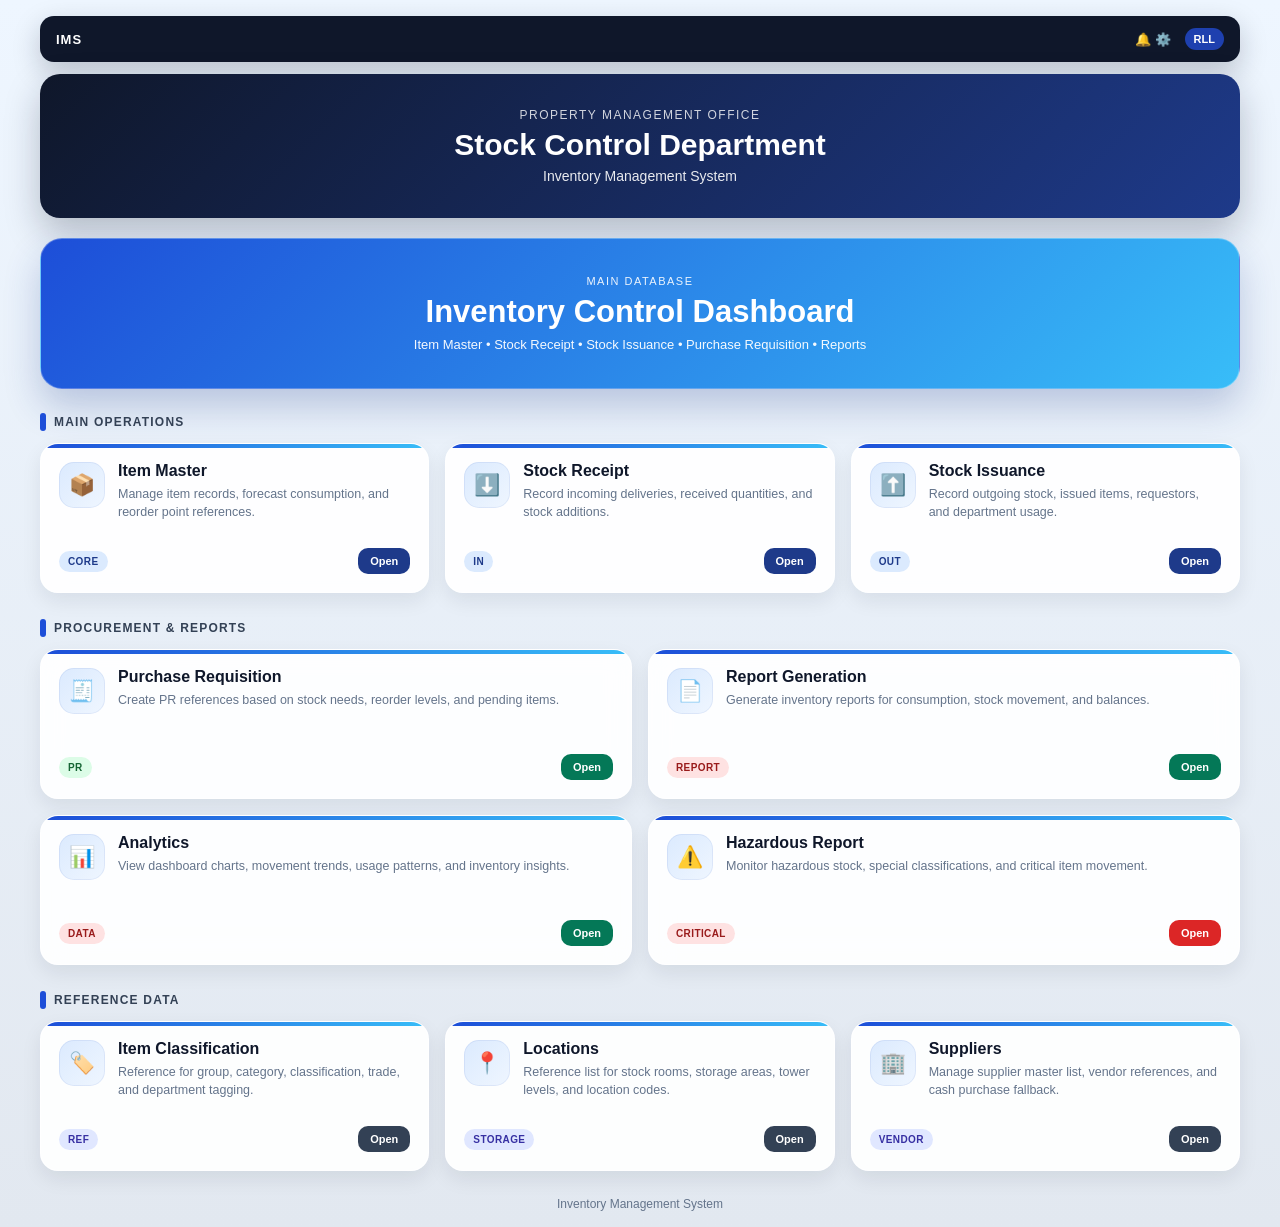
<file: index.html>
<!DOCTYPE html>
<html lang="en">
<head>
<meta charset="UTF-8">
<meta name="viewport" content="width=device-width, initial-scale=1.0">
<title>Inventory Management System</title>

<style>
*{margin:0;padding:0;box-sizing:border-box;font-family:Arial,sans-serif}

body{
  background:linear-gradient(180deg,#eef6ff,#e2e8f0);
  color:#0f172a;
  padding:16px;
}

.app-shell{
  max-width:1200px;
  margin:auto;
}

/* TOP BAR */
.top-bar{
  background:#0f172a;
  color:white;
  border-radius:14px;
  padding:12px 16px;
  display:flex;
  justify-content:space-between;
  align-items:center;
  font-size:13px;
  margin-bottom:12px;
  box-shadow:0 10px 28px rgba(15,23,42,.22);
}

.top-bar .left{
  font-weight:800;
  letter-spacing:1px;
}

.top-bar .right{
  display:flex;
  gap:14px;
  align-items:center;
}

.user{
  background:#1e40af;
  color:white;
  padding:5px 9px;
  border-radius:999px;
  font-size:11px;
  font-weight:bold;
}

/* MAIN HEADER */
.main-header{
  background:linear-gradient(135deg,#0f172a,#1e3a8a);
  color:white;
  border-radius:20px;
  padding:34px 20px;
  text-align:center;
  box-shadow:0 15px 35px rgba(15,23,42,.25);
  margin-bottom:20px;
}

.main-header small{
  display:block;
  font-size:12px;
  letter-spacing:1.5px;
  opacity:.8;
  margin-bottom:6px;
}

.main-header h1{
  font-size:30px;
  margin-bottom:6px;
}

.main-header p{
  font-size:14px;
  opacity:.9;
}

/* COMMAND HEADER */
.command-header{
  margin:14px 0 24px;
  background:linear-gradient(135deg,#1d4ed8,#38bdf8);
  color:white;
  border-radius:22px;
  padding:36px 18px;
  text-align:center;
  border:1px solid rgba(255,255,255,.28);
  box-shadow:0 18px 36px rgba(30,58,138,.24);
}

.command-header small{
  display:block;
  font-size:11px;
  letter-spacing:1.5px;
  opacity:.9;
  margin-bottom:7px;
}

.command-header h2{
  font-size:31px;
  margin-bottom:7px;
}

.command-header p{
  font-size:13px;
  opacity:.95;
}

/* SECTION */
.section{
  margin-bottom:26px;
}

.section-title{
  font-size:12px;
  letter-spacing:1.2px;
  color:#334155;
  font-weight:800;
  margin-bottom:12px;
  display:flex;
  align-items:center;
  gap:8px;
}

.section-title::before{
  content:"";
  width:6px;
  height:18px;
  border-radius:999px;
  background:#1d4ed8;
}

/* GRIDS */
.main-grid{
  display:grid;
  grid-template-columns:repeat(3,1fr);
  gap:16px;
}

.proc-grid{
  display:grid;
  grid-template-columns:repeat(2,1fr);
  gap:16px;
}

.master-grid{
  display:grid;
  grid-template-columns:repeat(3,1fr);
  gap:16px;
}

/* CARDS */
.card{
  background:rgba(255,255,255,.92);
  backdrop-filter:blur(12px);
  border:1px solid rgba(255,255,255,.8);
  border-radius:18px;
  padding:18px;
  min-height:150px;
  display:flex;
  flex-direction:column;
  justify-content:space-between;
  box-shadow:0 8px 20px rgba(15,23,42,.08);
  transition:.2s ease;
  position:relative;
  overflow:hidden;
}

.card::after{
  content:"";
  position:absolute;
  top:0;
  left:0;
  width:100%;
  height:4px;
  background:linear-gradient(90deg,#1d4ed8,#38bdf8);
}

.card:hover{
  transform:translateY(-5px);
  box-shadow:0 16px 32px rgba(15,23,42,.15);
}

.card-top{
  display:flex;
  gap:13px;
  align-items:flex-start;
}

.icon{
  width:46px;
  height:46px;
  min-width:46px;
  border-radius:15px;
  background:linear-gradient(135deg,#dbeafe,#eff6ff);
  display:flex;
  align-items:center;
  justify-content:center;
  font-size:21px;
  box-shadow:inset 0 0 0 1px rgba(30,64,175,.08);
}

.card h3{
  font-size:16px;
  margin-bottom:5px;
  color:#0f172a;
}

.card p{
  font-size:12.5px;
  color:#64748b;
  line-height:1.45;
}

.card-footer{
  display:flex;
  justify-content:space-between;
  align-items:center;
  gap:10px;
  margin-top:18px;
}

.badge{
  font-size:10px;
  padding:5px 9px;
  border-radius:999px;
  font-weight:800;
  letter-spacing:.4px;
  white-space:nowrap;
}

.badge-core{background:#dbeafe;color:#1e3a8a}
.badge-proc{background:#dcfce7;color:#166534}
.badge-report{background:#fee2e2;color:#991b1b}
.badge-master{background:#e0e7ff;color:#3730a3}

.btn{
  text-decoration:none;
  color:white;
  padding:7px 12px;
  border-radius:10px;
  font-size:11px;
  font-weight:800;
  white-space:nowrap;
  transition:.2s;
}

.btn:hover{
  opacity:.88;
  transform:scale(1.03);
}

.btn-blue{background:#1e3a8a}
.btn-green{background:#047857}
.btn-red{background:#dc2626}
.btn-dark{background:#334155}

.footer-note{
  text-align:center;
  font-size:12px;
  margin-top:22px;
  color:#64748b;
}

/* MOBILE */
@media(max-width:900px){
  .main-grid,
  .proc-grid,
  .master-grid{
    grid-template-columns:1fr;
  }

  .main-header h1{
    font-size:24px;
  }

  .command-header h2{
    font-size:25px;
  }

  .card{
    min-height:140px;
  }
}
</style>
</head>

<body>

<div class="app-shell">

  <div class="top-bar">
    <div class="left">IMS</div>
    <div class="right">🔔 ⚙️ <span class="user">RLL</span></div>
  </div>

  <div class="main-header">
    <small>PROPERTY MANAGEMENT OFFICE</small>
    <h1>Stock Control Department</h1>
    <p>Inventory Management System</p>
  </div>

  <div class="command-header">
    <small>MAIN DATABASE</small>
    <h2>Inventory Control Dashboard</h2>
    <p>Item Master • Stock Receipt • Stock Issuance • Purchase Requisition • Reports</p>
  </div>

  <div class="section">
    <div class="section-title">MAIN OPERATIONS</div>
    <div class="main-grid">

      <div class="card">
        <div class="card-top">
          <div class="icon">📦</div>
          <div>
            <h3>Item Master</h3>
            <p>Manage item records, forecast consumption, and reorder point references.</p>
          </div>
        </div>
        <div class="card-footer">
          <span class="badge badge-core">CORE</span>
          <a href="./master-list.html" class="btn btn-blue">Open</a>
        </div>
      </div>

      <div class="card">
        <div class="card-top">
          <div class="icon">⬇️</div>
          <div>
            <h3>Stock Receipt</h3>
            <p>Record incoming deliveries, received quantities, and stock additions.</p>
          </div>
        </div>
        <div class="card-footer">
          <span class="badge badge-core">IN</span>
          <a href="./deliveries.html" class="btn btn-blue">Open</a>
        </div>
      </div>

      <div class="card">
        <div class="card-top">
          <div class="icon">⬆️</div>
          <div>
            <h3>Stock Issuance</h3>
            <p>Record outgoing stock, issued items, requestors, and department usage.</p>
          </div>
        </div>
        <div class="card-footer">
          <span class="badge badge-core">OUT</span>
          <a href="./issuance.html" class="btn btn-blue">Open</a>
        </div>
      </div>

    </div>
  </div>

  <div class="section">
    <div class="section-title">PROCUREMENT & REPORTS</div>
    <div class="proc-grid">

      <div class="card">
        <div class="card-top">
          <div class="icon">🧾</div>
          <div>
            <h3>Purchase Requisition</h3>
            <p>Create PR references based on stock needs, reorder levels, and pending items.</p>
          </div>
        </div>
        <div class="card-footer">
          <span class="badge badge-proc">PR</span>
          <a href="./requisitions.html" class="btn btn-green">Open</a>
        </div>
      </div>

      <div class="card">
        <div class="card-top">
          <div class="icon">📄</div>
          <div>
            <h3>Report Generation</h3>
            <p>Generate inventory reports for consumption, stock movement, and balances.</p>
          </div>
        </div>
        <div class="card-footer">
          <span class="badge badge-report">REPORT</span>
          <a href="./reports.html" class="btn btn-green">Open</a>
        </div>
      </div>

      <div class="card">
        <div class="card-top">
          <div class="icon">📊</div>
          <div>
            <h3>Analytics</h3>
            <p>View dashboard charts, movement trends, usage patterns, and inventory insights.</p>
          </div>
        </div>
        <div class="card-footer">
          <span class="badge badge-report">DATA</span>
          <a href="./analytics.html" class="btn btn-green">Open</a>
        </div>
      </div>

      <div class="card">
        <div class="card-top">
          <div class="icon">⚠️</div>
          <div>
            <h3>Hazardous Report</h3>
            <p>Monitor hazardous stock, special classifications, and critical item movement.</p>
          </div>
        </div>
        <div class="card-footer">
          <span class="badge badge-report">CRITICAL</span>
          <a href="./hazardous.html" class="btn btn-red">Open</a>
        </div>
      </div>

    </div>
  </div>

  <div class="section">
    <div class="section-title">REFERENCE DATA</div>
    <div class="master-grid">

      <div class="card">
        <div class="card-top">
          <div class="icon">🏷️</div>
          <div>
            <h3>Item Classification</h3>
            <p>Reference for group, category, classification, trade, and department tagging.</p>
          </div>
        </div>
        <div class="card-footer">
          <span class="badge badge-master">REF</span>
          <a href="./class-trade.html" class="btn btn-dark">Open</a>
        </div>
      </div>

      <div class="card">
        <div class="card-top">
          <div class="icon">📍</div>
          <div>
            <h3>Locations</h3>
            <p>Reference list for stock rooms, storage areas, tower levels, and location codes.</p>
          </div>
        </div>
        <div class="card-footer">
          <span class="badge badge-master">STORAGE</span>
          <a href="./locations.html" class="btn btn-dark">Open</a>
        </div>
      </div>

      <div class="card">
        <div class="card-top">
          <div class="icon">🏢</div>
          <div>
            <h3>Suppliers</h3>
            <p>Manage supplier master list, vendor references, and cash purchase fallback.</p>
          </div>
        </div>
        <div class="card-footer">
          <span class="badge badge-master">VENDOR</span>
          <a href="./suppliers.html" class="btn btn-dark">Open</a>
        </div>
      </div>

    </div>
  </div>

  <div class="footer-note">Inventory Management System</div>

</div>
</body>
</html>
</file>
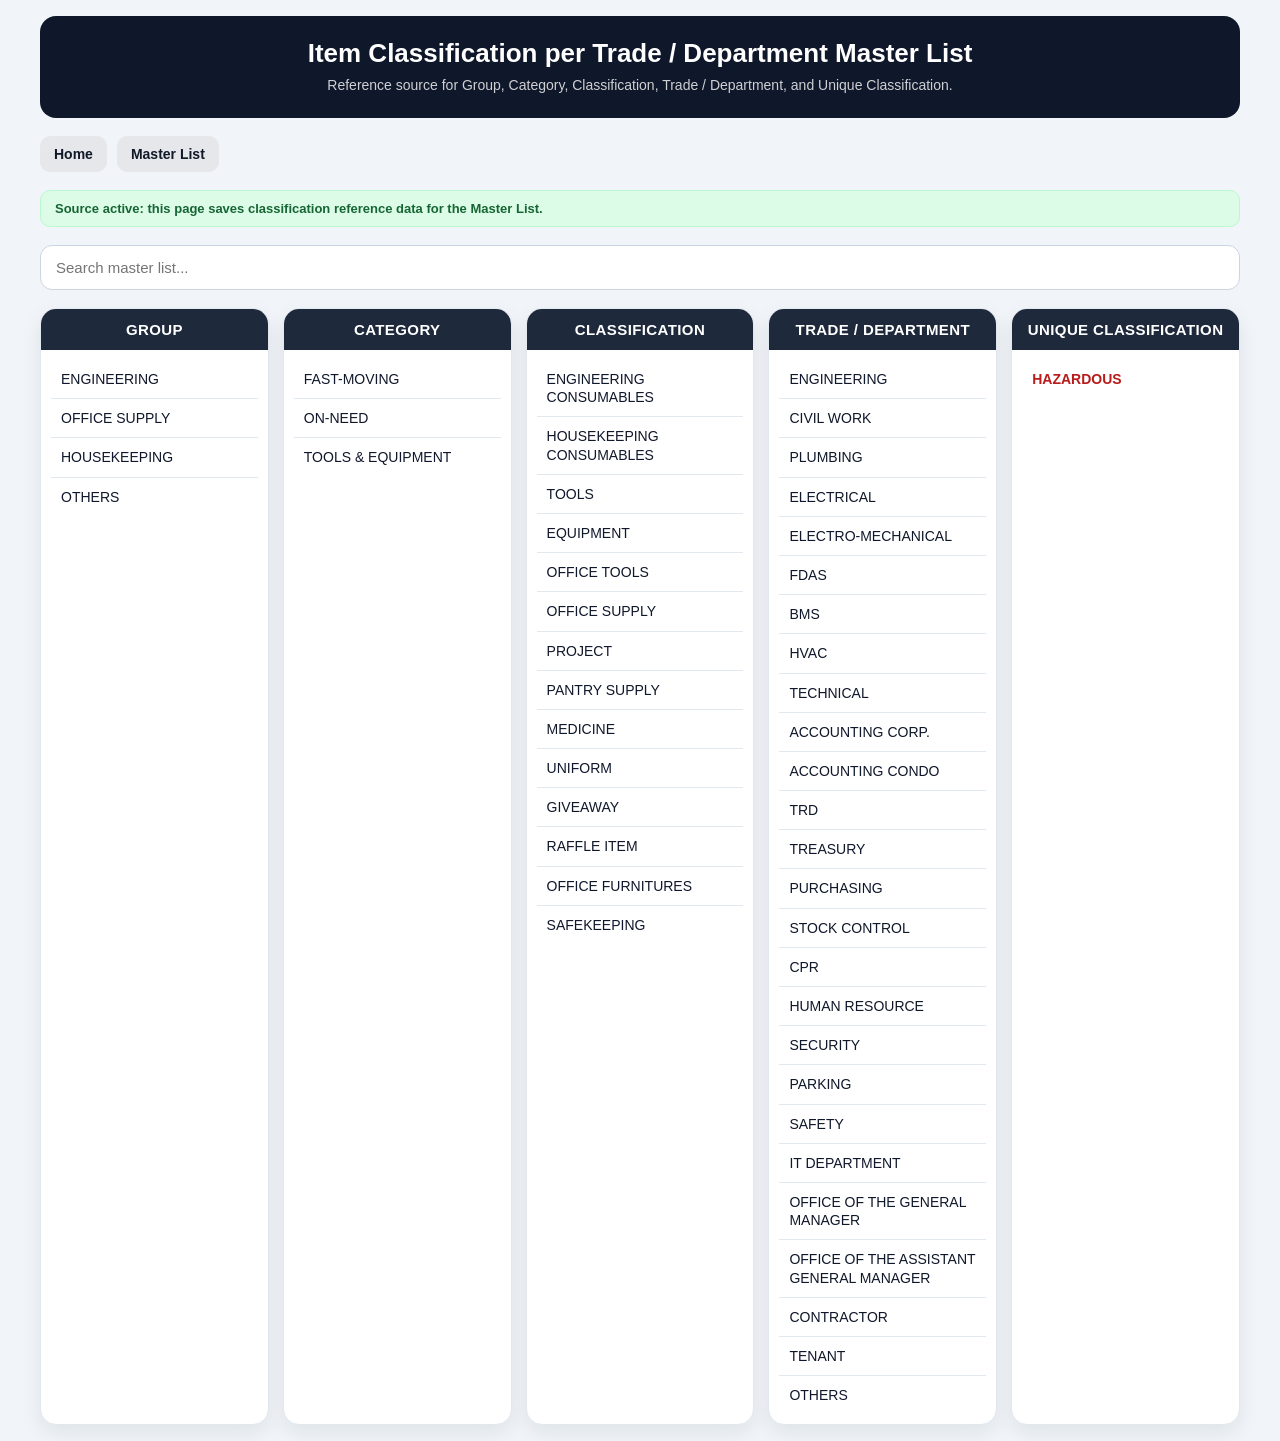
<file: class-trade.html>
<!DOCTYPE html>
<html lang="en">
<head>
  <meta charset="UTF-8">
  <meta name="viewport" content="width=device-width, initial-scale=1.0">
  <title>Item Classification per Trade / Department Master List</title>

  <style>
    *{
      margin:0;
      padding:0;
      box-sizing:border-box;
      font-family:Arial, sans-serif;
    }

    body{
      background:#f1f5f9;
      color:#0f172a;
      padding:16px;
    }

    .page{
      max-width:1200px;
      margin:auto;
    }

    .header{
      background:#0f172a;
      color:white;
      padding:22px;
      border-radius:16px;
      margin-bottom:18px;
      text-align:center;
    }

    .header h1{
      font-size:26px;
      margin-bottom:6px;
    }

    .header p{
      opacity:.8;
      font-size:14px;
      line-height:1.5;
    }

    .top-actions{
      display:flex;
      gap:10px;
      flex-wrap:wrap;
      margin-bottom:18px;
    }

    .top-actions a{
      text-decoration:none;
      background:#e5e7eb;
      color:#111827;
      padding:10px 14px;
      border-radius:10px;
      font-weight:bold;
      font-size:14px;
    }

    .status{
      background:#dcfce7;
      color:#166534;
      padding:10px 14px;
      border-radius:10px;
      font-size:13px;
      font-weight:bold;
      margin-bottom:18px;
      border:1px solid #bbf7d0;
    }

    .search-box{
      margin-bottom:18px;
    }

    .search-box input{
      width:100%;
      padding:13px 15px;
      border:1px solid #cbd5e1;
      border-radius:12px;
      font-size:15px;
    }

    .grid{
      display:grid;
      grid-template-columns:repeat(5, 1fr);
      gap:14px;
    }

    .card{
      background:white;
      border-radius:16px;
      box-shadow:0 8px 20px rgba(15,23,42,.08);
      overflow:hidden;
      border:1px solid #e2e8f0;
    }

    .card h2{
      background:#1e293b;
      color:white;
      font-size:15px;
      padding:12px;
      text-align:center;
      letter-spacing:.4px;
    }

    .card ul{
      list-style:none;
      padding:10px;
    }

    .card li{
      padding:10px;
      border-bottom:1px solid #e2e8f0;
      font-size:14px;
      line-height:1.3;
    }

    .card li:last-child{
      border-bottom:none;
    }

    .card li:hover{
      background:#f8fafc;
      font-weight:bold;
    }

    .hazard{
      color:#b91c1c;
      font-weight:bold;
    }

    @media(max-width:1000px){
      .grid{
        grid-template-columns:repeat(2, 1fr);
      }
    }

    @media(max-width:600px){
      .grid{
        grid-template-columns:1fr;
      }

      .header h1{
        font-size:21px;
      }
    }
  </style>
</head>
<body>

  <div class="page">

    <div class="header">
      <h1>Item Classification per Trade / Department Master List</h1>
      <p>Reference source for Group, Category, Classification, Trade / Department, and Unique Classification.</p>
    </div>

    <div class="top-actions">
      <a href="./index.html">Home</a>
      <a href="./master-list.html">Master List</a>
    </div>

    <div class="status">
      Source active: this page saves classification reference data for the Master List.
    </div>

    <div class="search-box">
      <input type="text" id="searchInput" placeholder="Search master list...">
    </div>

    <div class="grid" id="masterList">

      <div class="card">
        <h2>GROUP</h2>
        <ul>
          <li>ENGINEERING</li>
          <li>OFFICE SUPPLY</li>
          <li>HOUSEKEEPING</li>
          <li>OTHERS</li>
        </ul>
      </div>

      <div class="card">
        <h2>CATEGORY</h2>
        <ul>
          <li>FAST-MOVING</li>
          <li>ON-NEED</li>
          <li>TOOLS & EQUIPMENT</li>
        </ul>
      </div>

      <div class="card">
        <h2>CLASSIFICATION</h2>
        <ul>
          <li>ENGINEERING CONSUMABLES</li>
          <li>HOUSEKEEPING CONSUMABLES</li>
          <li>TOOLS</li>
          <li>EQUIPMENT</li>
          <li>OFFICE TOOLS</li>
          <li>OFFICE SUPPLY</li>
          <li>PROJECT</li>
          <li>PANTRY SUPPLY</li>
          <li>MEDICINE</li>
          <li>UNIFORM</li>
          <li>GIVEAWAY</li>
          <li>RAFFLE ITEM</li>
          <li>OFFICE FURNITURES</li>
          <li>SAFEKEEPING</li>
        </ul>
      </div>

      <div class="card">
        <h2>TRADE / DEPARTMENT</h2>
        <ul>
          <li>ENGINEERING</li>
          <li>CIVIL WORK</li>
          <li>PLUMBING</li>
          <li>ELECTRICAL</li>
          <li>ELECTRO-MECHANICAL</li>
          <li>FDAS</li>
          <li>BMS</li>
          <li>HVAC</li>
          <li>TECHNICAL</li>
          <li>ACCOUNTING CORP.</li>
          <li>ACCOUNTING CONDO</li>
          <li>TRD</li>
          <li>TREASURY</li>
          <li>PURCHASING</li>
          <li>STOCK CONTROL</li>
          <li>CPR</li>
          <li>HUMAN RESOURCE</li>
          <li>SECURITY</li>
          <li>PARKING</li>
          <li>SAFETY</li>
          <li>IT DEPARTMENT</li>
          <li>OFFICE OF THE GENERAL MANAGER</li>
          <li>OFFICE OF THE ASSISTANT GENERAL MANAGER</li>
          <li>CONTRACTOR</li>
          <li>TENANT</li>
          <li>OTHERS</li>
        </ul>
      </div>

      <div class="card">
        <h2>UNIQUE CLASSIFICATION</h2>
        <ul>
          <li class="hazard">HAZARDOUS</li>
        </ul>
      </div>

    </div>

  </div>

  <script>
    const CLASS_TRADE_MASTER = {
      groups: [
        "ENGINEERING",
        "OFFICE SUPPLY",
        "HOUSEKEEPING",
        "OTHERS"
      ],

      categories: [
        "FAST-MOVING",
        "ON-NEED",
        "TOOLS & EQUIPMENT"
      ],

      classifications: [
        "ENGINEERING CONSUMABLES",
        "HOUSEKEEPING CONSUMABLES",
        "TOOLS",
        "EQUIPMENT",
        "OFFICE TOOLS",
        "OFFICE SUPPLY",
        "PROJECT",
        "PANTRY SUPPLY",
        "MEDICINE",
        "UNIFORM",
        "GIVEAWAY",
        "RAFFLE ITEM",
        "OFFICE FURNITURES",
        "SAFEKEEPING"
      ],

      trades: [
        "ENGINEERING",
        "CIVIL WORK",
        "PLUMBING",
        "ELECTRICAL",
        "ELECTRO-MECHANICAL",
        "FDAS",
        "BMS",
        "HVAC",
        "TECHNICAL",
        "ACCOUNTING CORP.",
        "ACCOUNTING CONDO",
        "TRD",
        "TREASURY",
        "PURCHASING",
        "STOCK CONTROL",
        "CPR",
        "HUMAN RESOURCE",
        "SECURITY",
        "PARKING",
        "SAFETY",
        "IT DEPARTMENT",
        "OFFICE OF THE GENERAL MANAGER",
        "OFFICE OF THE ASSISTANT GENERAL MANAGER",
        "CONTRACTOR",
        "TENANT",
        "OTHERS"
      ],

      uniqueClassifications: [
        "HAZARDOUS"
      ]
    };

    localStorage.setItem("classTradeMaster", JSON.stringify(CLASS_TRADE_MASTER));

    const searchInput = document.getElementById("searchInput");
    const items = document.querySelectorAll("#masterList li");

    searchInput.addEventListener("input", function(){
      const keyword = this.value.toLowerCase();

      items.forEach(item => {
        const text = item.textContent.toLowerCase();
        item.style.display = text.includes(keyword) ? "" : "none";
      });
    });
  </script>

</body>
</html>
</file>
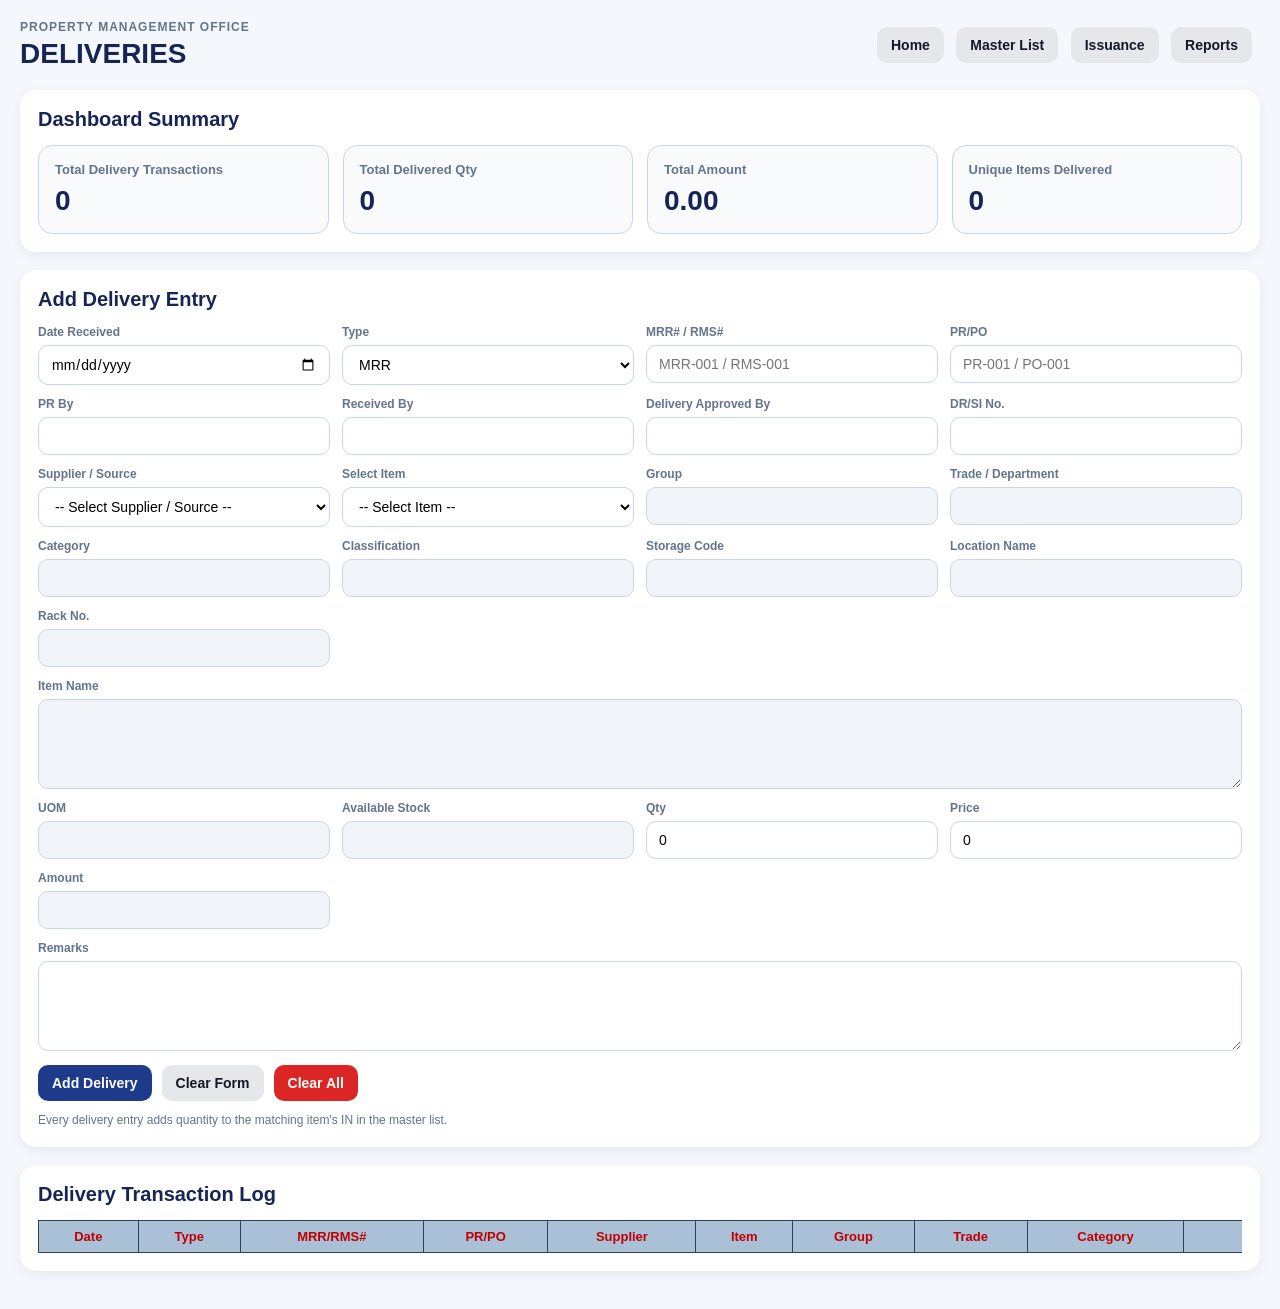
<file: deliveries.html>
<!DOCTYPE html>
<html lang="en">
<head>
  <meta charset="UTF-8" />
  <meta name="viewport" content="width=device-width, initial-scale=1.0"/>
  <title>Deliveries - Inventory Management System</title>

  <style>
    *{margin:0;padding:0;box-sizing:border-box;font-family:Arial,sans-serif}
    body{background:#f4f7fb;padding:20px;color:#1f2937}
    .container{max-width:1800px;margin:auto}
    .topbar{display:flex;justify-content:space-between;align-items:center;gap:12px;flex-wrap:wrap;margin-bottom:20px}
    .title small{display:block;font-size:12px;color:#64748b;font-weight:bold;letter-spacing:1px}
    .title h1{margin-top:4px;font-size:28px;color:#172554}
    .nav a{display:inline-block;text-decoration:none;background:#e5e7eb;color:#111827;padding:10px 14px;border-radius:10px;font-weight:bold;margin-right:8px;font-size:14px}
    .section{background:#fff;border-radius:16px;padding:18px;margin-bottom:18px;box-shadow:0 4px 12px rgba(0,0,0,.06)}
    .section h2{margin:0 0 14px;color:#172554;font-size:20px}
    .cards{display:grid;grid-template-columns:repeat(4,1fr);gap:14px}
    .card{background:#f8fafc;border:1px solid #cbd5e1;border-radius:14px;padding:16px}
    .card h3{font-size:13px;color:#64748b;margin-bottom:8px}
    .card .value{font-size:28px;font-weight:bold;color:#172554}
    .grid{display:grid;grid-template-columns:repeat(4,1fr);gap:12px}
    .field{display:flex;flex-direction:column}
    .field label{font-size:12px;font-weight:bold;color:#64748b;margin-bottom:6px}
    .field input,.field select,.field textarea{padding:10px 12px;border:1px solid #cbd5e1;border-radius:10px;font-size:14px;background:#fff}
    .field textarea{min-height:90px;resize:vertical}
    .readonly{background:#f1f5f9 !important;font-weight:bold}
    .full{grid-column:span 4}
    .actions{margin-top:14px;display:flex;gap:10px;flex-wrap:wrap}
    button{border:none;padding:10px 14px;border-radius:10px;font-weight:bold;cursor:pointer;font-size:14px}
    .btn-primary{background:#1e3a8a;color:#fff}
    .btn-secondary{background:#e5e7eb;color:#111827}
    .btn-danger{background:#dc2626;color:#fff}
    .table-wrap{overflow:auto}
    table{width:100%;min-width:2200px;border-collapse:collapse}
    th,td{border:1px solid #334155;padding:8px 10px;font-size:13px;vertical-align:top}
    th{background:#a9c0d7;color:#c00000;text-align:center}
    tbody tr:nth-child(even){background:#f8fafc}
    .center{text-align:center}
    .right{text-align:right}
    .note{margin-top:10px;font-size:12px;color:#64748b;line-height:1.5}
    @media (max-width:1200px){.cards,.grid{grid-template-columns:repeat(2,1fr)} .full{grid-column:span 2}}
    @media (max-width:700px){.cards,.grid{grid-template-columns:1fr} .full{grid-column:span 1} .title h1{font-size:22px}}
  </style>
</head>
<body>

<div class="container">

  <div class="topbar">
    <div class="title">
      <small>PROPERTY MANAGEMENT OFFICE</small>
      <h1>DELIVERIES</h1>
    </div>

    <div class="nav">
      <a href="./index.html">Home</a>
      <a href="./master-list.html">Master List</a>
      <a href="./issuance.html">Issuance</a>
      <a href="./reports.html">Reports</a>
    </div>
  </div>

  <div class="section">
    <h2>Dashboard Summary</h2>
    <div class="cards">
      <div class="card">
        <h3>Total Delivery Transactions</h3>
        <div class="value" id="dashTotalTrans">0</div>
      </div>
      <div class="card">
        <h3>Total Delivered Qty</h3>
        <div class="value" id="dashTotalQty">0</div>
      </div>
      <div class="card">
        <h3>Total Amount</h3>
        <div class="value" id="dashTotalAmount">0</div>
      </div>
      <div class="card">
        <h3>Unique Items Delivered</h3>
        <div class="value" id="dashUniqueItems">0</div>
      </div>
    </div>
  </div>

  <div class="section">
    <h2>Add Delivery Entry</h2>

    <div class="grid">
      <div class="field">
        <label>Date Received</label>
        <input type="date" id="dateReceived">
      </div>

      <div class="field">
        <label>Type</label>
        <select id="type">
          <option value="MRR">MRR</option>
          <option value="RMS">RMS</option>
        </select>
      </div>

      <div class="field">
        <label>MRR# / RMS#</label>
        <input type="text" id="docNo" placeholder="MRR-001 / RMS-001">
      </div>

      <div class="field">
        <label>PR/PO</label>
        <input type="text" id="prpo" placeholder="PR-001 / PO-001">
      </div>

      <div class="field">
        <label>PR By</label>
        <input type="text" id="prBy">
      </div>

      <div class="field">
        <label>Received By</label>
        <input type="text" id="receivedBy">
      </div>

      <div class="field">
        <label>Delivery Approved By</label>
        <input type="text" id="approvedBy">
      </div>

      <div class="field">
        <label>DR/SI No.</label>
        <input type="text" id="drsiNo">
      </div>

      <div class="field">
  <label>Supplier / Source</label>
  <select id="supplier"></select>
</div>

      <div class="field">
        <label>Select Item</label>
        <select id="itemSelect"></select>
      </div>

      <div class="field">
        <label>Group</label>
        <input type="text" id="group" class="readonly" readonly>
      </div>

      <div class="field">
        <label>Trade / Department</label>
        <input type="text" id="trade" class="readonly" readonly>
      </div>

      <div class="field">
        <label>Category</label>
        <input type="text" id="category" class="readonly" readonly>
      </div>

      <div class="field">
        <label>Classification</label>
        <input type="text" id="classification" class="readonly" readonly>
      </div>

      <div class="field">
        <label>Storage Code</label>
        <input type="text" id="locationCode" class="readonly" readonly>
      </div>

      <div class="field">
        <label>Location Name</label>
        <input type="text" id="locationName" class="readonly" readonly>
      </div>

      <div class="field">
        <label>Rack No.</label>
        <input type="text" id="rack" class="readonly" readonly>
      </div>

      <div class="field full">
        <label>Item Name</label>
        <textarea id="itemName" class="readonly" readonly></textarea>
      </div>

      <div class="field">
        <label>UOM</label>
        <input type="text" id="uom" class="readonly" readonly>
      </div>

      <div class="field">
        <label>Available Stock</label>
        <input type="number" id="availableStock" class="readonly" readonly>
      </div>

      <div class="field">
        <label>Qty</label>
        <input type="number" id="qty" value="0">
      </div>

      <div class="field">
        <label>Price</label>
        <input type="number" id="price" value="0">
      </div>

      <div class="field">
        <label>Amount</label>
        <input type="number" id="amount" class="readonly" readonly>
      </div>

      <div class="field full">
        <label>Remarks</label>
        <textarea id="remarks"></textarea>
      </div>
    </div>

    <div class="actions">
      <button class="btn-primary" id="saveBtn">Add Delivery</button>
      <button class="btn-secondary" id="clearBtn">Clear Form</button>
      <button class="btn-danger" id="clearAllBtn">Clear All</button>
    </div>

    <div class="note">
      Every delivery entry adds quantity to the matching item's IN in the master list.
    </div>
  </div>

  <div class="section">
    <h2>Delivery Transaction Log</h2>

    <div class="table-wrap">
      <table>
        <thead>
          <tr>
            <th>Date</th>
            <th>Type</th>
            <th>MRR/RMS#</th>
            <th>PR/PO</th>
            <th>Supplier</th>
            <th>Item</th>
            <th>Group</th>
            <th>Trade</th>
            <th>Category</th>
            <th>Classification</th>
            <th>Storage</th>
            <th>Rack</th>
            <th>Qty</th>
            <th>UOM</th>
            <th>Price</th>
            <th>Amount</th>
            <th>Remarks</th>
          </tr>
        </thead>
        <tbody id="tableBody"></tbody>
      </table>
    </div>
  </div>

</div>

<script>
  let deliveriesData = JSON.parse(localStorage.getItem("deliveriesData")) || [];
  let masterItems = JSON.parse(localStorage.getItem("masterItems")) || [];

  function num(v){ return Number(v) || 0; }

  function computeMasterItem(item) {
    function getInventoryLevel(category, group) {
      if (category === "FAST-MOVING" && group === "ENGINEERING") return 6;
      if (category === "FAST-MOVING" && group === "OFFICE") return 4;
      return 0;
    }

    const inventoryLevel = getInventoryLevel(item.category, item.group);
    const adjustedBalance = num(item.qtyBook) + num(item.countVariance) + num(item.reconAdj);
    const endingBalance = adjustedBalance + num(item.inQty) - num(item.outQty);
    const reorderPoint = inventoryLevel > 0 ? (num(item.forecast) / 12) * inventoryLevel : 0;
    const forPR = Math.max(reorderPoint - endingBalance - num(item.deliveryInTransit), 0);

    return { ...item, inventoryLevel, adjustedBalance, endingBalance, reorderPoint, forPR };
  }

  function refreshMasterItems() {
  masterItems = (JSON.parse(localStorage.getItem("masterItems")) || []).map(computeMasterItem);
}

function saveDeliveries() {
  localStorage.setItem("deliveriesData", JSON.stringify(deliveriesData));
}

function loadSuppliersDropdown(){
  const supplierSelect = document.getElementById("supplier");

  let suppliersData =
    JSON.parse(localStorage.getItem("supplierMasterList")) ||
    JSON.parse(localStorage.getItem("suppliersData")) ||
    JSON.parse(localStorage.getItem("supplierData")) ||
    JSON.parse(localStorage.getItem("suppliers")) ||
    [];

  supplierSelect.innerHTML = '<option value="">-- Select Supplier / Source --</option>';

  suppliersData.forEach(supplier => {
    const supplierName =
      supplier.name ||
      supplier.supplierName ||
      supplier.source ||
      supplier;

    supplierSelect.innerHTML += `<option value="${supplierName}">${supplierName}</option>`;
  });
}
  function loadItemsDropdown() {
    refreshMasterItems();
    const select = document.getElementById("itemSelect");
    select.innerHTML = '<option value="">-- Select Item --</option>';

    masterItems.forEach(item => {
      select.innerHTML += `<option value="${item.id}">${item.name} (${item.uom})</option>`;
    });
  }

  function fillItemDetails() {
    const id = Number(document.getElementById("itemSelect").value);
    const item = masterItems.find(i => i.id === id);
    if (!item) return;

    document.getElementById("group").value = item.group || "";
    document.getElementById("trade").value = item.trade || "";
    document.getElementById("category").value = item.category || "";
    document.getElementById("classification").value = item.classification || "";
    document.getElementById("locationCode").value = item.locationCode || "";
    document.getElementById("locationName").value = item.locationName || "";
    document.getElementById("rack").value = item.rack || "";
    document.getElementById("itemName").value = item.name || "";
    document.getElementById("uom").value = item.uom || "";
    document.getElementById("availableStock").value = item.endingBalance || 0;
  }

  function autoComputeAmount() {
    const qty = num(document.getElementById("qty").value);
    const price = num(document.getElementById("price").value);
    document.getElementById("amount").value = (qty * price).toFixed(2);
  }

  function addDelivery() {
    const itemId = Number(document.getElementById("itemSelect").value);

    const entry = {
      dateReceived: document.getElementById("dateReceived").value,
      type: document.getElementById("type").value,
      docNo: document.getElementById("docNo").value.trim(),
      prpo: document.getElementById("prpo").value.trim(),
      prBy: document.getElementById("prBy").value.trim(),
      receivedBy: document.getElementById("receivedBy").value.trim(),
      approvedBy: document.getElementById("approvedBy").value.trim(),
      drsiNo: document.getElementById("drsiNo").value.trim(),
      supplier: document.getElementById("supplier").value.trim(),
      itemId: itemId,
      group: document.getElementById("group").value,
      trade: document.getElementById("trade").value,
      category: document.getElementById("category").value,
      classification: document.getElementById("classification").value,
      locationCode: document.getElementById("locationCode").value,
      locationName: document.getElementById("locationName").value,
      rack: document.getElementById("rack").value,
      itemName: document.getElementById("itemName").value,
      qty: num(document.getElementById("qty").value),
      uom: document.getElementById("uom").value,
      price: num(document.getElementById("price").value),
      amount: num(document.getElementById("amount").value),
      remarks: document.getElementById("remarks").value.trim()
    };

    if (!entry.dateReceived || !entry.docNo || !entry.itemId || !entry.qty || !entry.uom) {
      alert("Please complete the required fields.");
      return;
    }

    deliveriesData.push(entry);
    saveDeliveries();

    let masterItemsRaw = JSON.parse(localStorage.getItem("masterItems")) || [];
    const index = masterItemsRaw.findIndex(i => Number(i.id) === entry.itemId);

    if (index !== -1) {
      masterItemsRaw[index].inQty = (Number(masterItemsRaw[index].inQty) || 0) + entry.qty;
      localStorage.setItem("masterItems", JSON.stringify(masterItemsRaw));
    }

    refreshMasterItems();
    renderTable();
    updateDashboard();
    clearForm();
    loadItemsDropdown();
  }

  function renderTable() {
    const tbody = document.getElementById("tableBody");
    tbody.innerHTML = "";

    deliveriesData.forEach(entry => {
      tbody.innerHTML += `
        <tr>
          <td class="center">${entry.dateReceived || ""}</td>
          <td class="center">${entry.type || ""}</td>
          <td class="center">${entry.docNo || ""}</td>
          <td class="center">${entry.prpo || ""}</td>
          <td>${entry.supplier || ""}</td>
          <td>${entry.itemName || ""}</td>
          <td class="center">${entry.group || ""}</td>
          <td class="center">${entry.trade || ""}</td>
          <td class="center">${entry.category || ""}</td>
          <td class="center">${entry.classification || ""}</td>
          <td class="center">${entry.locationCode || ""}</td>
          <td class="center">${entry.rack || ""}</td>
          <td class="right">${num(entry.qty)}</td>
          <td class="center">${entry.uom || ""}</td>
          <td class="right">${num(entry.price).toFixed(2)}</td>
          <td class="right">${num(entry.amount).toFixed(2)}</td>
          <td>${entry.remarks || ""}</td>
        </tr>
      `;
    });
  }

  function updateDashboard() {
    document.getElementById("dashTotalTrans").textContent = deliveriesData.length;
    document.getElementById("dashTotalQty").textContent = deliveriesData.reduce((s, x) => s + num(x.qty), 0).toLocaleString();
    document.getElementById("dashTotalAmount").textContent = deliveriesData.reduce((s, x) => s + num(x.amount), 0).toFixed(2);
    document.getElementById("dashUniqueItems").textContent = new Set(deliveriesData.map(x => x.itemId)).size;
  }

  function clearForm() {
    document.getElementById("dateReceived").value = "";
    document.getElementById("type").value = "MRR";
    document.getElementById("docNo").value = "";
    document.getElementById("prpo").value = "";
    document.getElementById("prBy").value = "";
    document.getElementById("receivedBy").value = "";
    document.getElementById("approvedBy").value = "";
    document.getElementById("drsiNo").value = "";
    document.getElementById("supplier").value = "";
    document.getElementById("itemSelect").value = "";
    document.getElementById("group").value = "";
    document.getElementById("trade").value = "";
    document.getElementById("category").value = "";
    document.getElementById("classification").value = "";
    document.getElementById("locationCode").value = "";
    document.getElementById("locationName").value = "";
    document.getElementById("rack").value = "";
    document.getElementById("itemName").value = "";
    document.getElementById("uom").value = "";
    document.getElementById("availableStock").value = "";
    document.getElementById("qty").value = "0";
    document.getElementById("price").value = "0";
    document.getElementById("amount").value = "";
    document.getElementById("remarks").value = "";
  }

  function clearAll() {
    if (!confirm("Clear all delivery records?")) return;
    deliveriesData = [];
    saveDeliveries();
    renderTable();
    updateDashboard();
  }

  document.getElementById("itemSelect").addEventListener("change", fillItemDetails);
  document.getElementById("qty").addEventListener("input", autoComputeAmount);
  document.getElementById("price").addEventListener("input", autoComputeAmount);
  document.getElementById("saveBtn").addEventListener("click", addDelivery);
  document.getElementById("clearBtn").addEventListener("click", clearForm);
  document.getElementById("clearAllBtn").addEventListener("click", clearAll);

  loadSuppliersDropdown();
  loadItemsDropdown();
  renderTable();
  updateDashboard();
</script>

</body>
</html>
</file>
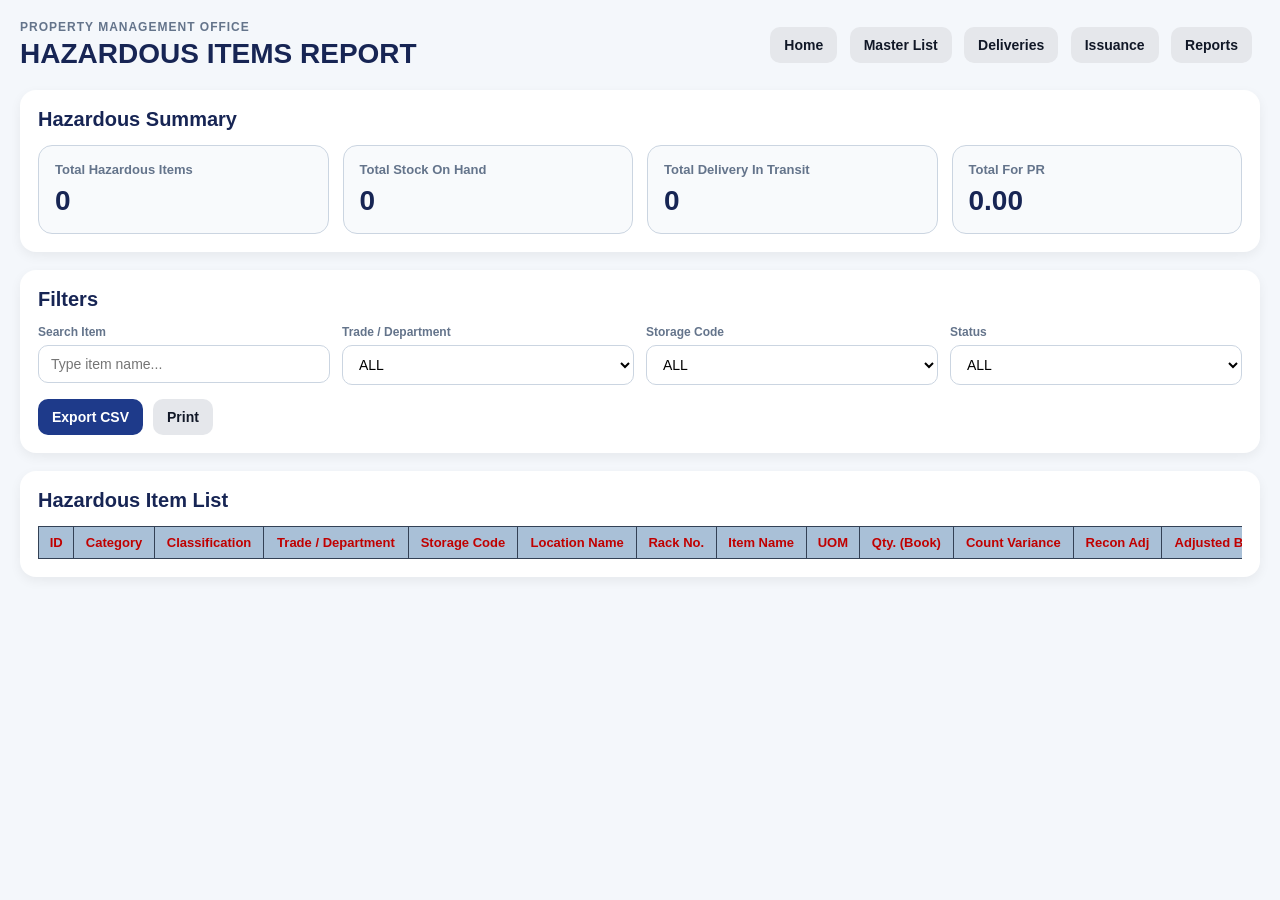
<file: hazardous.html>
<!DOCTYPE html>
<html lang="en">
<head>
  <meta charset="UTF-8" />
  <meta name="viewport" content="width=device-width, initial-scale=1.0"/>
  <title>Hazardous Items Report</title>

  <style>
    *{
      margin:0;
      padding:0;
      box-sizing:border-box;
      font-family:Arial,sans-serif;
    }

    body{
      background:#f4f7fb;
      padding:20px;
      color:#1f2937;
    }

    .container{
      max-width:1700px;
      margin:auto;
    }

    .topbar{
      display:flex;
      justify-content:space-between;
      align-items:center;
      flex-wrap:wrap;
      gap:12px;
      margin-bottom:20px;
    }

    .title small{
      display:block;
      font-size:12px;
      color:#64748b;
      font-weight:bold;
      letter-spacing:1px;
    }

    .title h1{
      margin-top:4px;
      font-size:28px;
      color:#172554;
    }

    .nav a{
      display:inline-block;
      text-decoration:none;
      background:#e5e7eb;
      color:#111827;
      padding:10px 14px;
      border-radius:10px;
      font-weight:bold;
      margin-right:8px;
      font-size:14px;
    }

    .section{
      background:#fff;
      border-radius:16px;
      padding:18px;
      margin-bottom:18px;
      box-shadow:0 4px 12px rgba(0,0,0,.06);
    }

    .section h2{
      margin-bottom:14px;
      font-size:20px;
      color:#172554;
    }

    .cards{
      display:grid;
      grid-template-columns:repeat(4,1fr);
      gap:14px;
    }

    .card{
      background:#f8fafc;
      border:1px solid #cbd5e1;
      border-radius:14px;
      padding:16px;
    }

    .card h3{
      font-size:13px;
      color:#64748b;
      margin-bottom:8px;
    }

    .card .value{
      font-size:28px;
      font-weight:bold;
      color:#172554;
    }

    .filters{
      display:grid;
      grid-template-columns:repeat(4,1fr);
      gap:12px;
    }

    .field{
      display:flex;
      flex-direction:column;
    }

    .field label{
      font-size:12px;
      font-weight:bold;
      color:#64748b;
      margin-bottom:6px;
    }

    .field input,
    .field select{
      padding:10px 12px;
      border:1px solid #cbd5e1;
      border-radius:10px;
      font-size:14px;
      background:#fff;
    }

    .actions{
      margin-top:14px;
      display:flex;
      gap:10px;
      flex-wrap:wrap;
    }

    button{
      border:none;
      padding:10px 14px;
      border-radius:10px;
      font-weight:bold;
      cursor:pointer;
      font-size:14px;
    }

    .btn-primary{
      background:#1e3a8a;
      color:#fff;
    }

    .btn-secondary{
      background:#e5e7eb;
      color:#111827;
    }

    .table-wrap{
      overflow:auto;
    }

    table{
      width:100%;
      min-width:2200px;
      border-collapse:collapse;
    }

    th,td{
      border:1px solid #334155;
      padding:8px 10px;
      font-size:13px;
      vertical-align:middle;
    }

    th{
      background:#a9c0d7;
      color:#c00000;
      text-align:center;
    }

    tbody tr:nth-child(even){
      background:#f8fafc;
    }

    .center{text-align:center}
    .right{text-align:right}
    .danger-text{
      color:#dc2626;
      font-weight:bold;
    }
    .ok-text{
      color:#166534;
      font-weight:bold;
    }

    @media (max-width:1200px){
      .cards,.filters{
        grid-template-columns:repeat(2,1fr);
      }
    }

    @media (max-width:700px){
      .cards,.filters{
        grid-template-columns:1fr;
      }

      .title h1{
        font-size:22px;
      }
    }
  </style>
</head>
<body>

<div class="container">

  <div class="topbar">
    <div class="title">
      <small>PROPERTY MANAGEMENT OFFICE</small>
      <h1>HAZARDOUS ITEMS REPORT</h1>
    </div>

    <div class="nav">
      <a href="./index.html">Home</a>
      <a href="./master-list.html">Master List</a>
      <a href="./deliveries.html">Deliveries</a>
      <a href="./issuance.html">Issuance</a>
      <a href="./reports.html">Reports</a>
    </div>
  </div>

  <div class="section">
    <h2>Hazardous Summary</h2>
    <div class="cards">
      <div class="card">
        <h3>Total Hazardous Items</h3>
        <div class="value" id="totalItems">0</div>
      </div>
      <div class="card">
        <h3>Total Stock On Hand</h3>
        <div class="value" id="totalSOH">0</div>
      </div>
      <div class="card">
        <h3>Total Delivery In Transit</h3>
        <div class="value" id="totalTransit">0</div>
      </div>
      <div class="card">
        <h3>Total For PR</h3>
        <div class="value" id="totalPR">0</div>
      </div>
    </div>
  </div>

  <div class="section">
    <h2>Filters</h2>

    <div class="filters">
      <div class="field">
        <label>Search Item</label>
        <input type="text" id="searchInput" placeholder="Type item name..." oninput="applyFilters()">
      </div>

      <div class="field">
        <label>Trade / Department</label>
        <select id="filterTrade" onchange="applyFilters()">
          <option value="">ALL</option>
        </select>
      </div>

      <div class="field">
        <label>Storage Code</label>
        <select id="filterLocation" onchange="applyFilters()">
          <option value="">ALL</option>
        </select>
      </div>

      <div class="field">
        <label>Status</label>
        <select id="filterStatus" onchange="applyFilters()">
          <option value="">ALL</option>
          <option value="FOR REORDER">FOR REORDER</option>
          <option value="COVERED">COVERED</option>
        </select>
      </div>
    </div>

    <div class="actions">
      <button class="btn-primary" onclick="exportCSV()">Export CSV</button>
      <button class="btn-secondary" onclick="window.print()">Print</button>
    </div>
  </div>

  <div class="section">
    <h2>Hazardous Item List</h2>

    <div class="table-wrap">
      <table>
        <thead>
          <tr>
            <th>ID</th>
            <th>Category</th>
            <th>Classification</th>
            <th>Trade / Department</th>
            <th>Storage Code</th>
            <th>Location Name</th>
            <th>Rack No.</th>
            <th>Item Name</th>
            <th>UOM</th>
            <th>Qty. (Book)</th>
            <th>Count Variance</th>
            <th>Recon Adj</th>
            <th>Adjusted Balance</th>
            <th>IN</th>
            <th>OUT</th>
            <th>Ending Balance</th>
            <th>Annual Forecast Qty</th>
            <th>Inventory Level</th>
            <th>Delivery In Transit</th>
            <th>Reorder Point</th>
            <th>For PR</th>
            <th>Usage %</th>
            <th>Status</th>
          </tr>
        </thead>
        <tbody id="hazardTableBody"></tbody>
      </table>
    </div>
  </div>

</div>

<script>
  let masterItems = JSON.parse(localStorage.getItem("masterItems")) || [];

  function num(v){
    return Number(v) || 0;
  }

  function getInventoryLevelByCategory(category){
    const fourMonthCategories = [
      "OFFICE SUPPLY",
      "PANTRY SUPPLY",
      "OFFICE TOOLS",
      "OFFICE FURNITURES",
      "MEDICINE",
      "UNIFORM",
      "GIVEAWAY",
      "RAFFLE ITEMS"
    ];

    if(category === "FAST-MOVING") return 6;
    if(fourMonthCategories.includes(category)) return 4;
    return 0;
  }

  function computeItem(item){
    const inventoryLevel = getInventoryLevelByCategory(item.category);
    const adjustedBalance = num(item.qtyBook) + num(item.countVariance) + num(item.reconAdj);
    const endingBalance = adjustedBalance + num(item.inQty) - num(item.outQty);
    const reorderPoint = inventoryLevel > 0 ? (num(item.forecast) / 12) * inventoryLevel : 0;
    const forPR = Math.max(reorderPoint - endingBalance - num(item.deliveryInTransit), 0);
    const usagePercent = num(item.forecast) > 0
      ? ((num(item.outQty) / num(item.forecast)) * 100).toFixed(0) + "%"
      : "";
    const status = forPR > 0 ? "FOR REORDER" : "COVERED";

    return {
      ...item,
      inventoryLevel,
      adjustedBalance,
      endingBalance,
      reorderPoint,
      forPR,
      usagePercent,
      status
    };
  }

  function getHazardousItems(){
    return masterItems
      .map(computeItem)
      .filter(item => item.classification === "HAZARDOUS");
  }

  function loadFilterOptions(){
    const hazardousItems = getHazardousItems();

    const tradeSelect = document.getElementById("filterTrade");
    const locationSelect = document.getElementById("filterLocation");

    const trades = [...new Set(hazardousItems.map(item => item.trade).filter(Boolean))];
    const locations = [...new Set(hazardousItems.map(item => item.locationCode).filter(Boolean))];

    tradeSelect.innerHTML = '<option value="">ALL</option>';
    trades.forEach(trade => {
      tradeSelect.innerHTML += `<option value="${trade}">${trade}</option>`;
    });

    locationSelect.innerHTML = '<option value="">ALL</option>';
    locations.forEach(loc => {
      locationSelect.innerHTML += `<option value="${loc}">${loc}</option>`;
    });
  }

  function applyFilters(){
    const hazardousItems = getHazardousItems();

    const search = document.getElementById("searchInput").value.toLowerCase();
    const trade = document.getElementById("filterTrade").value;
    const location = document.getElementById("filterLocation").value;
    const status = document.getElementById("filterStatus").value;

    const filtered = hazardousItems.filter(item => {
      return (
        (item.name || "").toLowerCase().includes(search) &&
        (trade === "" || item.trade === trade) &&
        (location === "" || item.locationCode === location) &&
        (status === "" || item.status === status)
      );
    });

    renderTable(filtered);
    updateSummary(filtered);
  }

  function renderTable(items){
    const tbody = document.getElementById("hazardTableBody");
    tbody.innerHTML = "";

    items.forEach(item => {
      tbody.innerHTML += `
        <tr>
          <td class="center">${item.id || ""}</td>
          <td class="center">${item.category || ""}</td>
          <td class="center danger-text">${item.classification || ""}</td>
          <td class="center">${item.trade || ""}</td>
          <td class="center">${item.locationCode || ""}</td>
          <td class="center">${item.locationName || ""}</td>
          <td class="center">${item.rack || ""}</td>
          <td>${item.name || ""}</td>
          <td class="center">${item.uom || ""}</td>
          <td class="center">${num(item.qtyBook)}</td>
          <td class="center">${num(item.countVariance)}</td>
          <td class="center">${num(item.reconAdj)}</td>
          <td class="center">${item.adjustedBalance}</td>
          <td class="center">${num(item.inQty)}</td>
          <td class="center">${num(item.outQty)}</td>
          <td class="center">${item.endingBalance}</td>
          <td class="center">${num(item.forecast)}</td>
          <td class="center">${item.inventoryLevel}</td>
          <td class="center">${num(item.deliveryInTransit)}</td>
          <td class="center">${item.reorderPoint ? item.reorderPoint.toFixed(2) : "0.00"}</td>
          <td class="center">${item.forPR ? item.forPR.toFixed(2) : "0.00"}</td>
          <td class="center">${item.usagePercent}</td>
          <td class="center ${item.status === "FOR REORDER" ? "danger-text" : "ok-text"}">${item.status}</td>
        </tr>
      `;
    });
  }

  function updateSummary(items){
    document.getElementById("totalItems").textContent = items.length;
    document.getElementById("totalSOH").textContent = items.reduce((sum, item) => sum + num(item.endingBalance), 0).toLocaleString();
    document.getElementById("totalTransit").textContent = items.reduce((sum, item) => sum + num(item.deliveryInTransit), 0).toLocaleString();
    document.getElementById("totalPR").textContent = items.reduce((sum, item) => sum + num(item.forPR), 0).toFixed(2);
  }

  function exportCSV(){
    const rows = [["ID","Category","Classification","Trade / Department","Storage Code","Location Name","Rack No.","Item Name","UOM","Qty. (Book)","Count Variance","Recon Adj","Adjusted Balance","IN","OUT","Ending Balance","Annual Forecast Qty","Inventory Level","Delivery In Transit","Reorder Point","For PR","Usage %","Status"]];
    const hazardousItems = getHazardousItems();

    hazardousItems.forEach(item => {
      rows.push([
        item.id || "",
        item.category || "",
        item.classification || "",
        item.trade || "",
        item.locationCode || "",
        item.locationName || "",
        item.rack || "",
        item.name || "",
        item.uom || "",
        num(item.qtyBook),
        num(item.countVariance),
        num(item.reconAdj),
        item.adjustedBalance,
        num(item.inQty),
        num(item.outQty),
        item.endingBalance,
        num(item.forecast),
        item.inventoryLevel,
        num(item.deliveryInTransit),
        item.reorderPoint ? item.reorderPoint.toFixed(2) : "0.00",
        item.forPR ? item.forPR.toFixed(2) : "0.00",
        item.usagePercent || "",
        item.status || ""
      ]);
    });

    const csv = rows.map(row =>
      row.map(value => `"${String(value).replace(/"/g, '""')}"`).join(",")
    ).join("\n");

    const blob = new Blob([csv], { type: "text/csv;charset=utf-8;" });
    const link = document.createElement("a");
    link.href = URL.createObjectURL(blob);
    link.download = "hazardous_report.csv";
    link.click();
  }

  loadFilterOptions();
  applyFilters();
</script>

</body>
</html>
</file>
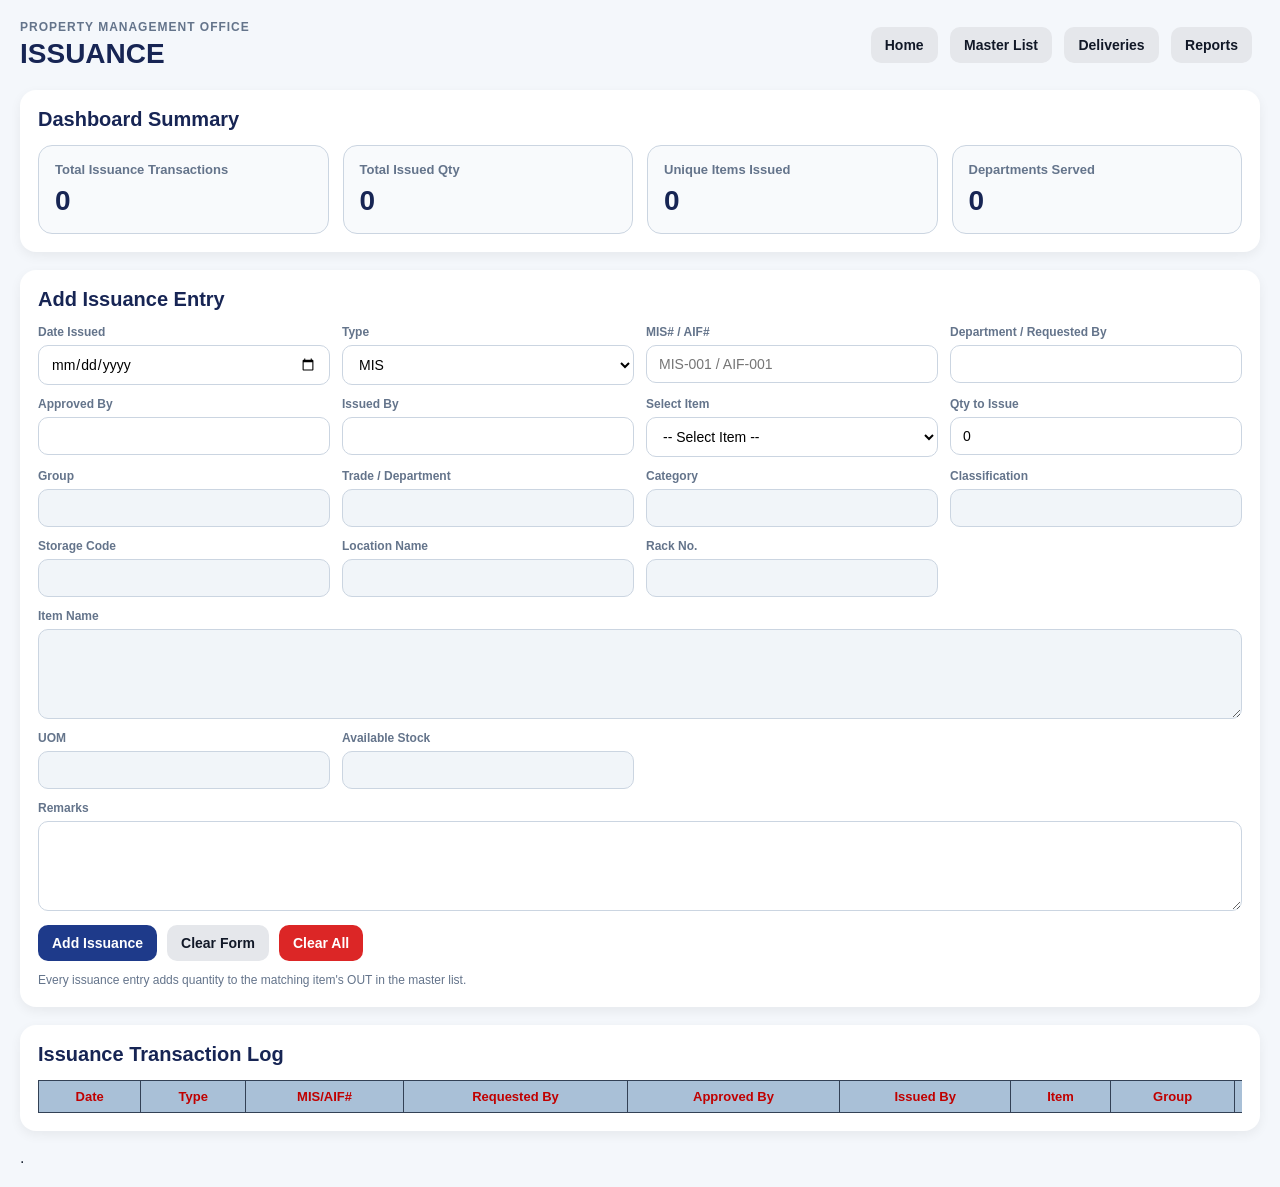
<file: issuance.html>
<!DOCTYPE html>
<html lang="en">
<head>
  <meta charset="UTF-8" />
  <meta name="viewport" content="width=device-width, initial-scale=1.0"/>
  <title>Issuance - Inventory Management System</title>

  <style>
    *{margin:0;padding:0;box-sizing:border-box;font-family:Arial,sans-serif}
    body{background:#f4f7fb;padding:20px;color:#1f2937}
    .container{max-width:1800px;margin:auto}
    .topbar{display:flex;justify-content:space-between;align-items:center;gap:12px;flex-wrap:wrap;margin-bottom:20px}
    .title small{display:block;font-size:12px;color:#64748b;font-weight:bold;letter-spacing:1px}
    .title h1{margin-top:4px;font-size:28px;color:#172554}
    .nav a{display:inline-block;text-decoration:none;background:#e5e7eb;color:#111827;padding:10px 14px;border-radius:10px;font-weight:bold;margin-right:8px;font-size:14px}
    .section{background:#fff;border-radius:16px;padding:18px;margin-bottom:18px;box-shadow:0 4px 12px rgba(0,0,0,.06)}
    .section h2{margin:0 0 14px;color:#172554;font-size:20px}
    .cards{display:grid;grid-template-columns:repeat(4,1fr);gap:14px}
    .card{background:#f8fafc;border:1px solid #cbd5e1;border-radius:14px;padding:16px}
    .card h3{font-size:13px;color:#64748b;margin-bottom:8px}
    .card .value{font-size:28px;font-weight:bold;color:#172554}
    .grid{display:grid;grid-template-columns:repeat(4,1fr);gap:12px}
    .field{display:flex;flex-direction:column}
    .field label{font-size:12px;font-weight:bold;color:#64748b;margin-bottom:6px}
    .field input,.field select,.field textarea{padding:10px 12px;border:1px solid #cbd5e1;border-radius:10px;font-size:14px;background:#fff}
    .field textarea{min-height:90px;resize:vertical}
    .readonly{background:#f1f5f9 !important;font-weight:bold}
    .full{grid-column:span 4}
    .actions{margin-top:14px;display:flex;gap:10px;flex-wrap:wrap}
    button{border:none;padding:10px 14px;border-radius:10px;font-weight:bold;cursor:pointer;font-size:14px}
    .btn-primary{background:#1e3a8a;color:#fff}
    .btn-secondary{background:#e5e7eb;color:#111827}
    .btn-danger{background:#dc2626;color:#fff}
    .table-wrap{overflow:auto}
    table{width:100%;min-width:2300px;border-collapse:collapse}
    th,td{border:1px solid #334155;padding:8px 10px;font-size:13px;vertical-align:top}
    th{background:#a9c0d7;color:#c00000;text-align:center}
    tbody tr:nth-child(even){background:#f8fafc}
    .center{text-align:center}
    .right{text-align:right}
    .note{margin-top:10px;font-size:12px;color:#64748b;line-height:1.5}
    @media (max-width:1200px){.cards,.grid{grid-template-columns:repeat(2,1fr)} .full{grid-column:span 2}}
    @media (max-width:700px){.cards,.grid{grid-template-columns:1fr} .full{grid-column:span 1} .title h1{font-size:22px}}
  </style>
</head>
<body>

<div class="container">

  <div class="topbar">
    <div class="title">
      <small>PROPERTY MANAGEMENT OFFICE</small>
      <h1>ISSUANCE</h1>
    </div>

    <div class="nav">
      <a href="./index.html">Home</a>
      <a href="./master-list.html">Master List</a>
      <a href="./deliveries.html">Deliveries</a>
      <a href="./reports.html">Reports</a>
    </div>
  </div>

  <div class="section">
    <h2>Dashboard Summary</h2>
    <div class="cards">
      <div class="card">
        <h3>Total Issuance Transactions</h3>
        <div class="value" id="dashTotalTrans">0</div>
      </div>
      <div class="card">
        <h3>Total Issued Qty</h3>
        <div class="value" id="dashTotalQty">0</div>
      </div>
      <div class="card">
        <h3>Unique Items Issued</h3>
        <div class="value" id="dashUniqueItems">0</div>
      </div>
      <div class="card">
        <h3>Departments Served</h3>
        <div class="value" id="dashDeptCount">0</div>
      </div>
    </div>
  </div>

  <div class="section">
    <h2>Add Issuance Entry</h2>

    <div class="grid">
      <div class="field">
        <label>Date Issued</label>
        <input type="date" id="dateIssued">
      </div>

      <div class="field">
        <label>Type</label>
        <select id="type">
          <option value="MIS">MIS</option>
          <option value="AIF">AIF</option>
        </select>
      </div>

      <div class="field">
        <label>MIS# / AIF#</label>
        <input type="text" id="docNo" placeholder="MIS-001 / AIF-001">
      </div>

      <div class="field">
        <label>Department / Requested By</label>
        <input type="text" id="requestedBy">
      </div>

      <div class="field">
        <label>Approved By</label>
        <input type="text" id="approvedBy">
      </div>

      <div class="field">
        <label>Issued By</label>
        <input type="text" id="issuedBy">
      </div>

      <div class="field">
        <label>Select Item</label>
        <select id="itemSelect"></select>
      </div>

      <div class="field">
        <label>Qty to Issue</label>
        <input type="number" id="qty" value="0">
      </div>

      <div class="field">
        <label>Group</label>
        <input type="text" id="group" class="readonly" readonly>
      </div>

      <div class="field">
        <label>Trade / Department</label>
        <input type="text" id="trade" class="readonly" readonly>
      </div>

      <div class="field">
        <label>Category</label>
        <input type="text" id="category" class="readonly" readonly>
      </div>

      <div class="field">
        <label>Classification</label>
        <input type="text" id="classification" class="readonly" readonly>
      </div>

      <div class="field">
        <label>Storage Code</label>
        <input type="text" id="locationCode" class="readonly" readonly>
      </div>

      <div class="field">
        <label>Location Name</label>
        <input type="text" id="locationName" class="readonly" readonly>
      </div>

      <div class="field">
        <label>Rack No.</label>
        <input type="text" id="rack" class="readonly" readonly>
      </div>

      <div class="field full">
        <label>Item Name</label>
        <textarea id="itemName" class="readonly" readonly></textarea>
      </div>

      <div class="field">
        <label>UOM</label>
        <input type="text" id="uom" class="readonly" readonly>
      </div>

      <div class="field">
        <label>Available Stock</label>
        <input type="number" id="availableStock" class="readonly" readonly>
      </div>

      <div class="field full">
        <label>Remarks</label>
        <textarea id="remarks"></textarea>
      </div>
    </div>

    <div class="actions">
      <button class="btn-primary" id="saveBtn">Add Issuance</button>
      <button class="btn-secondary" id="clearBtn">Clear Form</button>
      <button class="btn-danger" id="clearAllBtn">Clear All</button>
    </div>

    <div class="note">
      Every issuance entry adds quantity to the matching item's OUT in the master list.
    </div>
  </div>

  <div class="section">
    <h2>Issuance Transaction Log</h2>

    <div class="table-wrap">
      <table>
        <thead>
          <tr>
            <th>Date</th>
            <th>Type</th>
            <th>MIS/AIF#</th>
            <th>Requested By</th>
            <th>Approved By</th>
            <th>Issued By</th>
            <th>Item</th>
            <th>Group</th>
            <th>Trade</th>
            <th>Category</th>
            <th>Classification</th>
            <th>Storage</th>
            <th>Rack</th>
            <th>Qty</th>
            <th>UOM</th>
            <th>Remarks</th>
          </tr>
        </thead>
        <tbody id="tableBody"></tbody>
      </table>
    </div>
  </div>

</div>

<script>
  let issuanceData = JSON.parse(localStorage.getItem("issuanceData")) || [];
  let masterItems = JSON.parse(localStorage.getItem("masterItems")) || [];

  function num(v){ return Number(v) || 0; }

  function computeMasterItem(item) {
    function getInventoryLevel(category, group) {
      if (category === "FAST-MOVING" && group === "ENGINEERING") return 6;
      if (category === "FAST-MOVING" && group === "OFFICE") return 4;
      return 0;
    }

    const inventoryLevel = getInventoryLevel(item.category, item.group);
    const adjustedBalance = num(item.qtyBook) + num(item.countVariance) + num(item.reconAdj);
    const endingBalance = adjustedBalance + num(item.inQty) - num(item.outQty);
    const reorderPoint = inventoryLevel > 0 ? (num(item.forecast) / 12) * inventoryLevel : 0;
    const forPR = Math.max(reorderPoint - endingBalance - num(item.deliveryInTransit), 0);

    return { ...item, inventoryLevel, adjustedBalance, endingBalance, reorderPoint, forPR };
  }

  function refreshMasterItems() {
    masterItems = (JSON.parse(localStorage.getItem("masterItems")) || []).map(computeMasterItem);
  }

  function saveIssuance() {
    localStorage.setItem("issuanceData", JSON.stringify(issuanceData));
  }

  function loadItemsDropdown() {
    refreshMasterItems();
    const select = document.getElementById("itemSelect");
    select.innerHTML = '<option value="">-- Select Item --</option>';

    masterItems.forEach(item => {
      select.innerHTML += `<option value="${item.id}">${item.name} (${item.uom})</option>`;
    });
  }

  function fillItemDetails() {
    const id = Number(document.getElementById("itemSelect").value);
    const item = masterItems.find(i => i.id === id);
    if (!item) return;

    document.getElementById("group").value = item.group || "";
    document.getElementById("trade").value = item.trade || "";
    document.getElementById("category").value = item.category || "";
    document.getElementById("classification").value = item.classification || "";
    document.getElementById("locationCode").value = item.locationCode || "";
    document.getElementById("locationName").value = item.locationName || "";
    document.getElementById("rack").value = item.rack || "";
    document.getElementById("itemName").value = item.name || "";
    document.getElementById("uom").value = item.uom || "";
    document.getElementById("availableStock").value = item.endingBalance || 0;
  }

  function addIssuance() {
    const itemId = Number(document.getElementById("itemSelect").value);

    const entry = {
      dateIssued: document.getElementById("dateIssued").value,
      type: document.getElementById("type").value,
      docNo: document.getElementById("docNo").value.trim(),
      requestedBy: document.getElementById("requestedBy").value.trim(),
      approvedBy: document.getElementById("approvedBy").value.trim(),
      issuedBy: document.getElementById("issuedBy").value.trim(),
      itemId: itemId,
      group: document.getElementById("group").value,
      trade: document.getElementById("trade").value,
      category: document.getElementById("category").value,
      classification: document.getElementById("classification").value,
      locationCode: document.getElementById("locationCode").value,
      locationName: document.getElementById("locationName").value,
      rack: document.getElementById("rack").value,
      itemName: document.getElementById("itemName").value,
      qty: num(document.getElementById("qty").value),
      uom: document.getElementById("uom").value,
      remarks: document.getElementById("remarks").value.trim()
    };

    if (!entry.dateIssued || !entry.docNo || !entry.itemId || !entry.qty || !entry.uom) {
      alert("Please complete the required fields.");
      return;
    }

    const currentItem = masterItems.find(i => i.id === entry.itemId);
    const availableStock = num(currentItem ? currentItem.endingBalance : 0);

    if (entry.qty > availableStock) {
      alert("Issued quantity exceeds available stock.");
      return;
    }

    issuanceData.push(entry);
    saveIssuance();

    let masterItemsRaw = JSON.parse(localStorage.getItem("masterItems")) || [];
    const index = masterItemsRaw.findIndex(i => Number(i.id) === entry.itemId);

    if (index !== -1) {
      masterItemsRaw[index].outQty = (Number(masterItemsRaw[index].outQty) || 0) + entry.qty;
      localStorage.setItem("masterItems", JSON.stringify(masterItemsRaw));
    }

    refreshMasterItems();
    renderTable();
    updateDashboard();
    clearForm();
    loadItemsDropdown();
  }

  function renderTable() {
    const tbody = document.getElementById("tableBody");
    tbody.innerHTML = "";

    issuanceData.forEach(entry => {
      tbody.innerHTML += `
        <tr>
          <td class="center">${entry.dateIssued || ""}</td>
          <td class="center">${entry.type || ""}</td>
          <td class="center">${entry.docNo || ""}</td>
          <td>${entry.requestedBy || ""}</td>
          <td>${entry.approvedBy || ""}</td>
          <td>${entry.issuedBy || ""}</td>
          <td>${entry.itemName || ""}</td>
          <td class="center">${entry.group || ""}</td>
          <td class="center">${entry.trade || ""}</td>
          <td class="center">${entry.category || ""}</td>
          <td class="center">${entry.classification || ""}</td>
          <td class="center">${entry.locationCode || ""}</td>
          <td class="center">${entry.rack || ""}</td>
          <td class="right">${num(entry.qty)}</td>
          <td class="center">${entry.uom || ""}</td>
          <td>${entry.remarks || ""}</td>
        </tr>
      `;
    });
  }

  function updateDashboard() {
    document.getElementById("dashTotalTrans").textContent = issuanceData.length;
    document.getElementById("dashTotalQty").textContent = issuanceData.reduce((s, x) => s + num(x.qty), 0).toLocaleString();
    document.getElementById("dashUniqueItems").textContent = new Set(issuanceData.map(x => x.itemId)).size;
    document.getElementById("dashDeptCount").textContent = new Set(issuanceData.map(x => x.requestedBy).filter(Boolean)).size;
  }

  function clearForm() {
    document.getElementById("dateIssued").value = "";
    document.getElementById("type").value = "MIS";
    document.getElementById("docNo").value = "";
    document.getElementById("requestedBy").value = "";
    document.getElementById("approvedBy").value = "";
    document.getElementById("issuedBy").value = "";
    document.getElementById("itemSelect").value = "";
    document.getElementById("group").value = "";
    document.getElementById("trade").value = "";
    document.getElementById("category").value = "";
    document.getElementById("classification").value = "";
    document.getElementById("locationCode").value = "";
    document.getElementById("locationName").value = "";
    document.getElementById("rack").value = "";
    document.getElementById("itemName").value = "";
    document.getElementById("uom").value = "";
    document.getElementById("availableStock").value = "";
    document.getElementById("qty").value = "0";
    document.getElementById("remarks").value = "";
  }

  function clearAll() {
    if (!confirm("Clear all issuance records?")) return;
    issuanceData = [];
    saveIssuance();
    renderTable();
    updateDashboard();
  }

  document.getElementById("itemSelect").addEventListener("change", fillItemDetails);
  document.getElementById("saveBtn").addEventListener("click", addIssuance);
  document.getElementById("clearBtn").addEventListener("click", clearForm);
  document.getElementById("clearAllBtn").addEventListener("click", clearAll);

  loadItemsDropdown();
  renderTable();
  updateDashboard();
</script>

</body>
</html>.
</file>
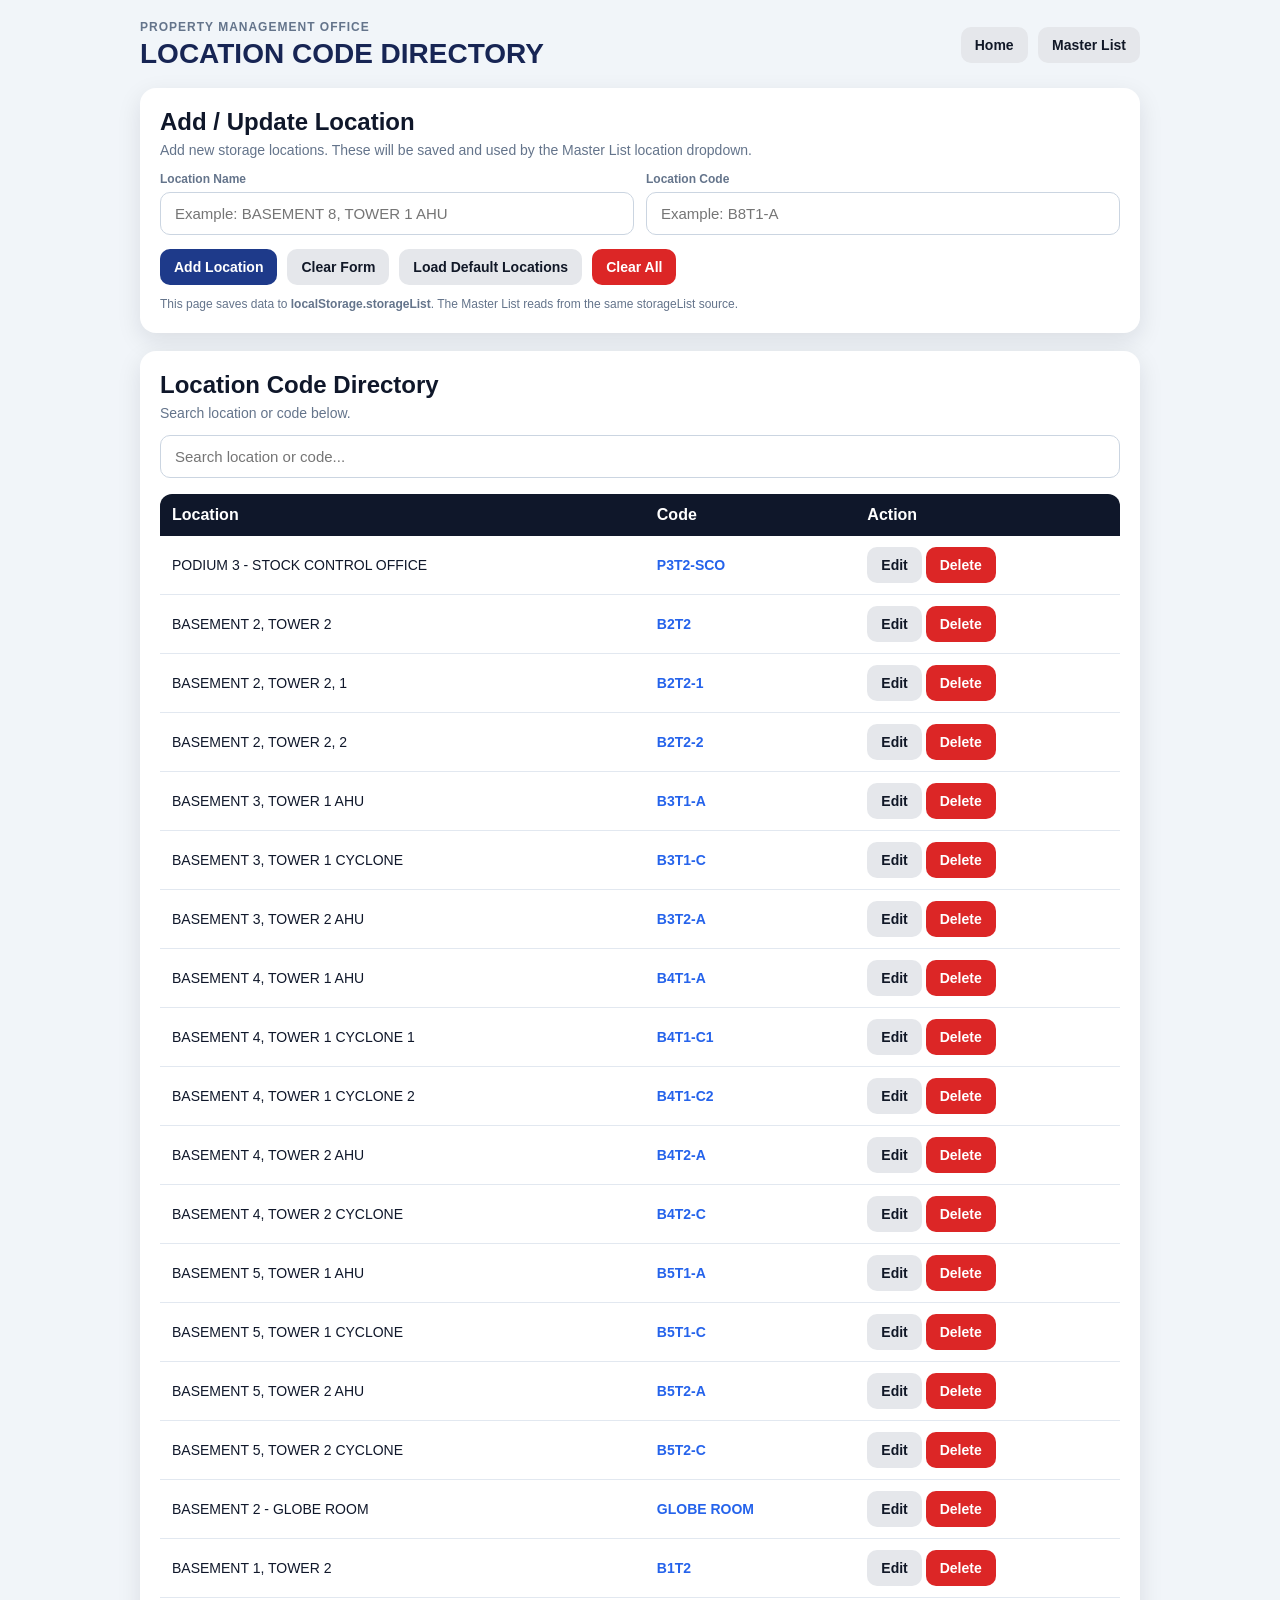
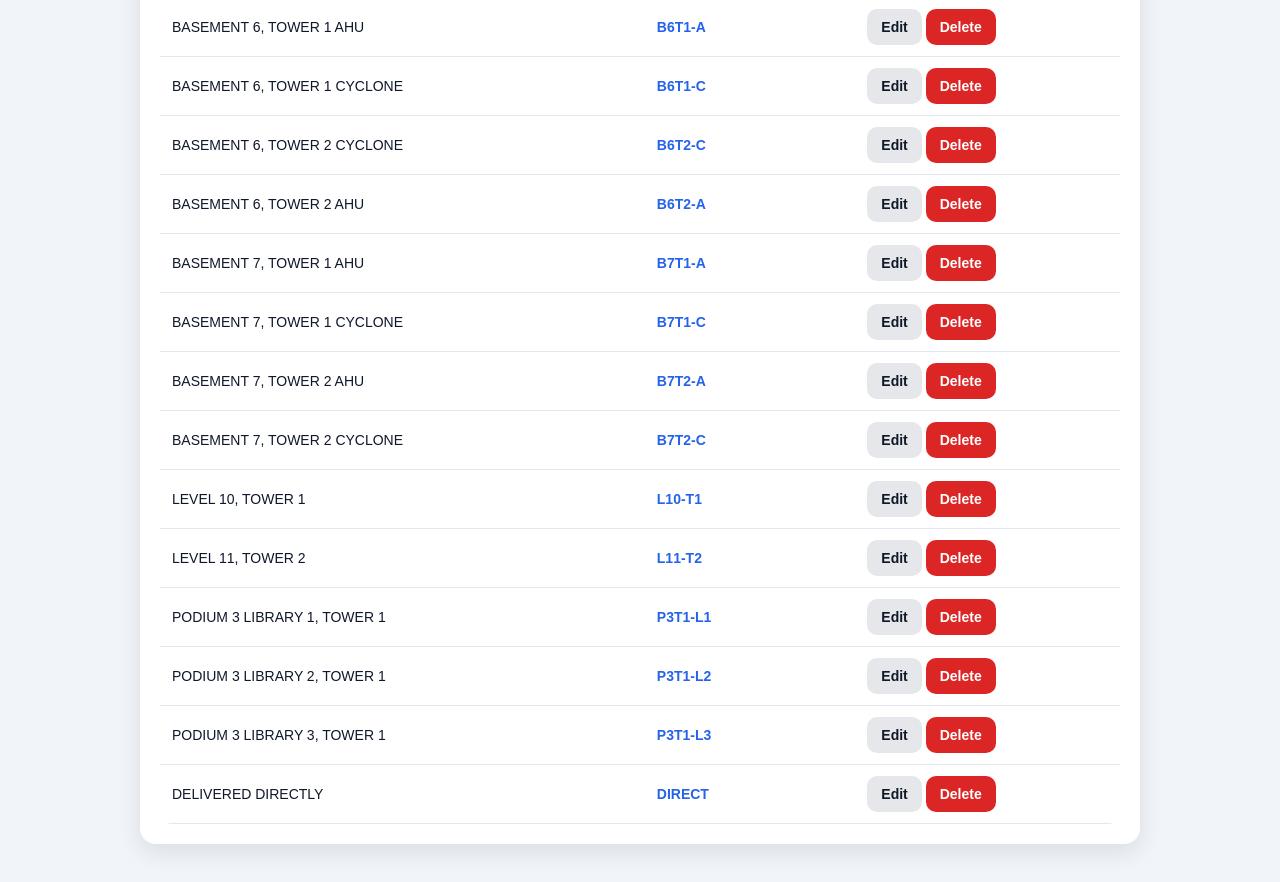
<file: locations.html>
<!DOCTYPE html>
<html lang="en">
<head>
  <meta charset="UTF-8" />
  <meta name="viewport" content="width=device-width, initial-scale=1.0"/>
  <title>Locations - Inventory Management System</title>

  <style>
    *{
      margin:0;
      padding:0;
      box-sizing:border-box;
      font-family:Arial, sans-serif;
    }

    body{
      background:#f1f5f9;
      color:#0f172a;
      padding:20px;
    }

    .page{
      max-width:1000px;
      margin:auto;
    }

    .topbar{
      display:flex;
      justify-content:space-between;
      align-items:center;
      flex-wrap:wrap;
      gap:12px;
      margin-bottom:18px;
    }

    .title small{
      display:block;
      font-size:12px;
      color:#64748b;
      font-weight:bold;
      letter-spacing:1px;
    }

    .title h1{
      font-size:28px;
      color:#172554;
      margin-top:4px;
    }

    .nav a{
      display:inline-block;
      text-decoration:none;
      background:#e5e7eb;
      color:#111827;
      padding:10px 14px;
      border-radius:10px;
      font-weight:bold;
      margin-left:6px;
      font-size:14px;
    }

    .section{
      background:#fff;
      border-radius:16px;
      padding:20px;
      margin-bottom:18px;
      box-shadow:0 8px 24px rgba(15,23,42,.10);
    }

    .section h2{
      margin-bottom:6px;
      color:#0f172a;
    }

    .section p{
      color:#64748b;
      margin-bottom:14px;
      font-size:14px;
    }

    .grid{
      display:grid;
      grid-template-columns:1fr 1fr;
      gap:12px;
    }

    .field{
      display:flex;
      flex-direction:column;
    }

    .field label{
      font-size:12px;
      font-weight:bold;
      color:#64748b;
      margin-bottom:6px;
    }

    .field input{
      padding:12px 14px;
      border:1px solid #cbd5e1;
      border-radius:10px;
      font-size:15px;
    }

    .actions{
      margin-top:14px;
      display:flex;
      gap:10px;
      flex-wrap:wrap;
    }

    button{
      border:none;
      padding:10px 14px;
      border-radius:10px;
      font-weight:bold;
      cursor:pointer;
      font-size:14px;
    }

    .btn-primary{
      background:#1e3a8a;
      color:#fff;
    }

    .btn-secondary{
      background:#e5e7eb;
      color:#111827;
    }

    .btn-danger{
      background:#dc2626;
      color:#fff;
    }

    #locationSearch{
      width:100%;
      padding:12px 14px;
      margin-bottom:16px;
      border:1px solid #cbd5e1;
      border-radius:10px;
      font-size:15px;
    }

    .location-table-wrap{
      overflow-x:auto;
    }

    table{
      width:100%;
      border-collapse:collapse;
      background:#fff;
      border-radius:12px;
      overflow:hidden;
      min-width:700px;
    }

    th{
      background:#0f172a;
      color:#fff;
      text-align:left;
      padding:12px;
    }

    td{
      padding:11px 12px;
      border-bottom:1px solid #e2e8f0;
      font-size:14px;
    }

    td.code{
      font-weight:bold;
      color:#2563eb;
      white-space:nowrap;
    }

    tr:hover{
      background:#f8fafc;
    }

    .note{
      margin-top:10px;
      font-size:12px;
      color:#64748b;
      line-height:1.5;
    }

    @media(max-width:700px){
      body{
        padding:14px;
      }

      .grid{
        grid-template-columns:1fr;
      }

      .title h1{
        font-size:22px;
      }

      td,th{
        font-size:13px;
        padding:10px;
      }
    }
  </style>
</head>
<body>

<div class="page">

  <div class="topbar">
    <div class="title">
      <small>PROPERTY MANAGEMENT OFFICE</small>
      <h1>LOCATION CODE DIRECTORY</h1>
    </div>

    <div class="nav">
      <a href="./index.html">Home</a>
      <a href="./master-list.html">Master List</a>
    </div>
  </div>

  <div class="section">
    <h2>Add / Update Location</h2>
    <p>Add new storage locations. These will be saved and used by the Master List location dropdown.</p>

    <div class="grid">
      <div class="field">
        <label>Location Name</label>
        <input type="text" id="locationName" placeholder="Example: BASEMENT 8, TOWER 1 AHU">
      </div>

      <div class="field">
        <label>Location Code</label>
        <input type="text" id="locationCode" placeholder="Example: B8T1-A">
      </div>
    </div>

    <div class="actions">
      <button class="btn-primary" id="saveBtn">Add Location</button>
      <button class="btn-secondary" id="clearBtn">Clear Form</button>
      <button class="btn-secondary" id="loadDefaultsBtn">Load Default Locations</button>
      <button class="btn-danger" id="clearAllBtn">Clear All</button>
    </div>

    <div class="note">
      This page saves data to <strong>localStorage.storageList</strong>.  
      The Master List reads from the same storageList source.
    </div>
  </div>

  <div class="section">
    <h2>Location Code Directory</h2>
    <p>Search location or code below.</p>

    <input type="text" id="locationSearch" placeholder="Search location or code...">

    <div class="location-table-wrap">
      <table id="locationTable">
        <thead>
          <tr>
            <th>Location</th>
            <th>Code</th>
            <th>Action</th>
          </tr>
        </thead>
        <tbody id="locationBody"></tbody>
      </table>
    </div>
  </div>

</div>

<script>
  const defaultLocations = [
    { code: "P3T2-SCO", location: "PODIUM 3 - STOCK CONTROL OFFICE" },
    { code: "B2T2", location: "BASEMENT 2, TOWER 2" },
    { code: "B2T2-1", location: "BASEMENT 2, TOWER 2, 1" },
    { code: "B2T2-2", location: "BASEMENT 2, TOWER 2, 2" },
    { code: "B3T1-A", location: "BASEMENT 3, TOWER 1 AHU" },
    { code: "B3T1-C", location: "BASEMENT 3, TOWER 1 CYCLONE" },
    { code: "B3T2-A", location: "BASEMENT 3, TOWER 2 AHU" },
    { code: "B4T1-A", location: "BASEMENT 4, TOWER 1 AHU" },
    { code: "B4T1-C1", location: "BASEMENT 4, TOWER 1 CYCLONE 1" },
    { code: "B4T1-C2", location: "BASEMENT 4, TOWER 1 CYCLONE 2" },
    { code: "B4T2-A", location: "BASEMENT 4, TOWER 2 AHU" },
    { code: "B4T2-C", location: "BASEMENT 4, TOWER 2 CYCLONE" },
    { code: "B5T1-A", location: "BASEMENT 5, TOWER 1 AHU" },
    { code: "B5T1-C", location: "BASEMENT 5, TOWER 1 CYCLONE" },
    { code: "B5T2-A", location: "BASEMENT 5, TOWER 2 AHU" },
    { code: "B5T2-C", location: "BASEMENT 5, TOWER 2 CYCLONE" },
    { code: "GLOBE ROOM", location: "BASEMENT 2 - GLOBE ROOM" },
    { code: "B1T2", location: "BASEMENT 1, TOWER 2" },
    { code: "B6T1-A", location: "BASEMENT 6, TOWER 1 AHU" },
    { code: "B6T1-C", location: "BASEMENT 6, TOWER 1 CYCLONE" },
    { code: "B6T2-C", location: "BASEMENT 6, TOWER 2 CYCLONE" },
    { code: "B6T2-A", location: "BASEMENT 6, TOWER 2 AHU" },
    { code: "B7T1-A", location: "BASEMENT 7, TOWER 1 AHU" },
    { code: "B7T1-C", location: "BASEMENT 7, TOWER 1 CYCLONE" },
    { code: "B7T2-A", location: "BASEMENT 7, TOWER 2 AHU" },
    { code: "B7T2-C", location: "BASEMENT 7, TOWER 2 CYCLONE" },
    { code: "L10-T1", location: "LEVEL 10, TOWER 1" },
    { code: "L11-T2", location: "LEVEL 11, TOWER 2" },
    { code: "P3T1-L1", location: "PODIUM 3 LIBRARY 1, TOWER 1" },
    { code: "P3T1-L2", location: "PODIUM 3 LIBRARY 2, TOWER 1" },
    { code: "P3T1-L3", location: "PODIUM 3 LIBRARY 3, TOWER 1" },
    { code: "DIRECT", location: "DELIVERED DIRECTLY" }
  ];

  let storageList = JSON.parse(localStorage.getItem("storageList")) || [];
  let editingCode = null;

  if (!storageList.length) {
    storageList = defaultLocations;
    saveLocations();
  }

  function saveLocations(){
    localStorage.setItem("storageList", JSON.stringify(storageList));
  }

  function clearForm(){
    editingCode = null;
    document.getElementById("saveBtn").textContent = "Add Location";
    document.getElementById("locationName").value = "";
    document.getElementById("locationCode").value = "";
  }

  function saveLocation(){
    const location = document.getElementById("locationName").value.trim().toUpperCase();
    const code = document.getElementById("locationCode").value.trim().toUpperCase();

    if (!location || !code) {
      alert("Location Name and Location Code are required.");
      return;
    }

    const duplicate = storageList.find(x => x.code === code && x.code !== editingCode);
    if (duplicate) {
      alert("Location Code already exists.");
      return;
    }

    const item = { code, location };

    if (editingCode) {
      storageList = storageList.map(x => x.code === editingCode ? item : x);
    } else {
      storageList.push(item);
    }

    storageList.sort((a,b) => a.code.localeCompare(b.code));
    saveLocations();
    renderLocations();
    clearForm();
  }

  function editLocation(code){
    const item = storageList.find(x => x.code === code);
    if (!item) return;

    editingCode = code;
    document.getElementById("saveBtn").textContent = "Update Location";
    document.getElementById("locationName").value = item.location;
    document.getElementById("locationCode").value = item.code;

    window.scrollTo({ top:0, behavior:"smooth" });
  }

  function deleteLocation(code){
    if (!confirm("Delete this location?")) return;

    storageList = storageList.filter(x => x.code !== code);
    saveLocations();
    renderLocations();
    clearForm();
  }

  function loadDefaults(){
    if (!confirm("Load default locations? This will replace current location list.")) return;

    storageList = defaultLocations;
    saveLocations();
    renderLocations();
    clearForm();
  }

  function clearAll(){
    if (!confirm("Clear all locations?")) return;

    storageList = [];
    saveLocations();
    renderLocations();
    clearForm();
  }

  function renderLocations(){
    const tbody = document.getElementById("locationBody");
    const keyword = document.getElementById("locationSearch").value.toLowerCase();

    tbody.innerHTML = "";

    storageList
      .filter(item =>
        item.location.toLowerCase().includes(keyword) ||
        item.code.toLowerCase().includes(keyword)
      )
      .forEach(item => {
        tbody.innerHTML += `
          <tr>
            <td>${item.location}</td>
            <td class="code">${item.code}</td>
            <td>
              <button class="btn-secondary" onclick="editLocation('${item.code}')">Edit</button>
              <button class="btn-danger" onclick="deleteLocation('${item.code}')">Delete</button>
            </td>
          </tr>
        `;
      });
  }

  document.getElementById("saveBtn").addEventListener("click", saveLocation);
  document.getElementById("clearBtn").addEventListener("click", clearForm);
  document.getElementById("loadDefaultsBtn").addEventListener("click", loadDefaults);
  document.getElementById("clearAllBtn").addEventListener("click", clearAll);
  document.getElementById("locationSearch").addEventListener("input", renderLocations);

  renderLocations();
</script>

</body>
</html>
</file>
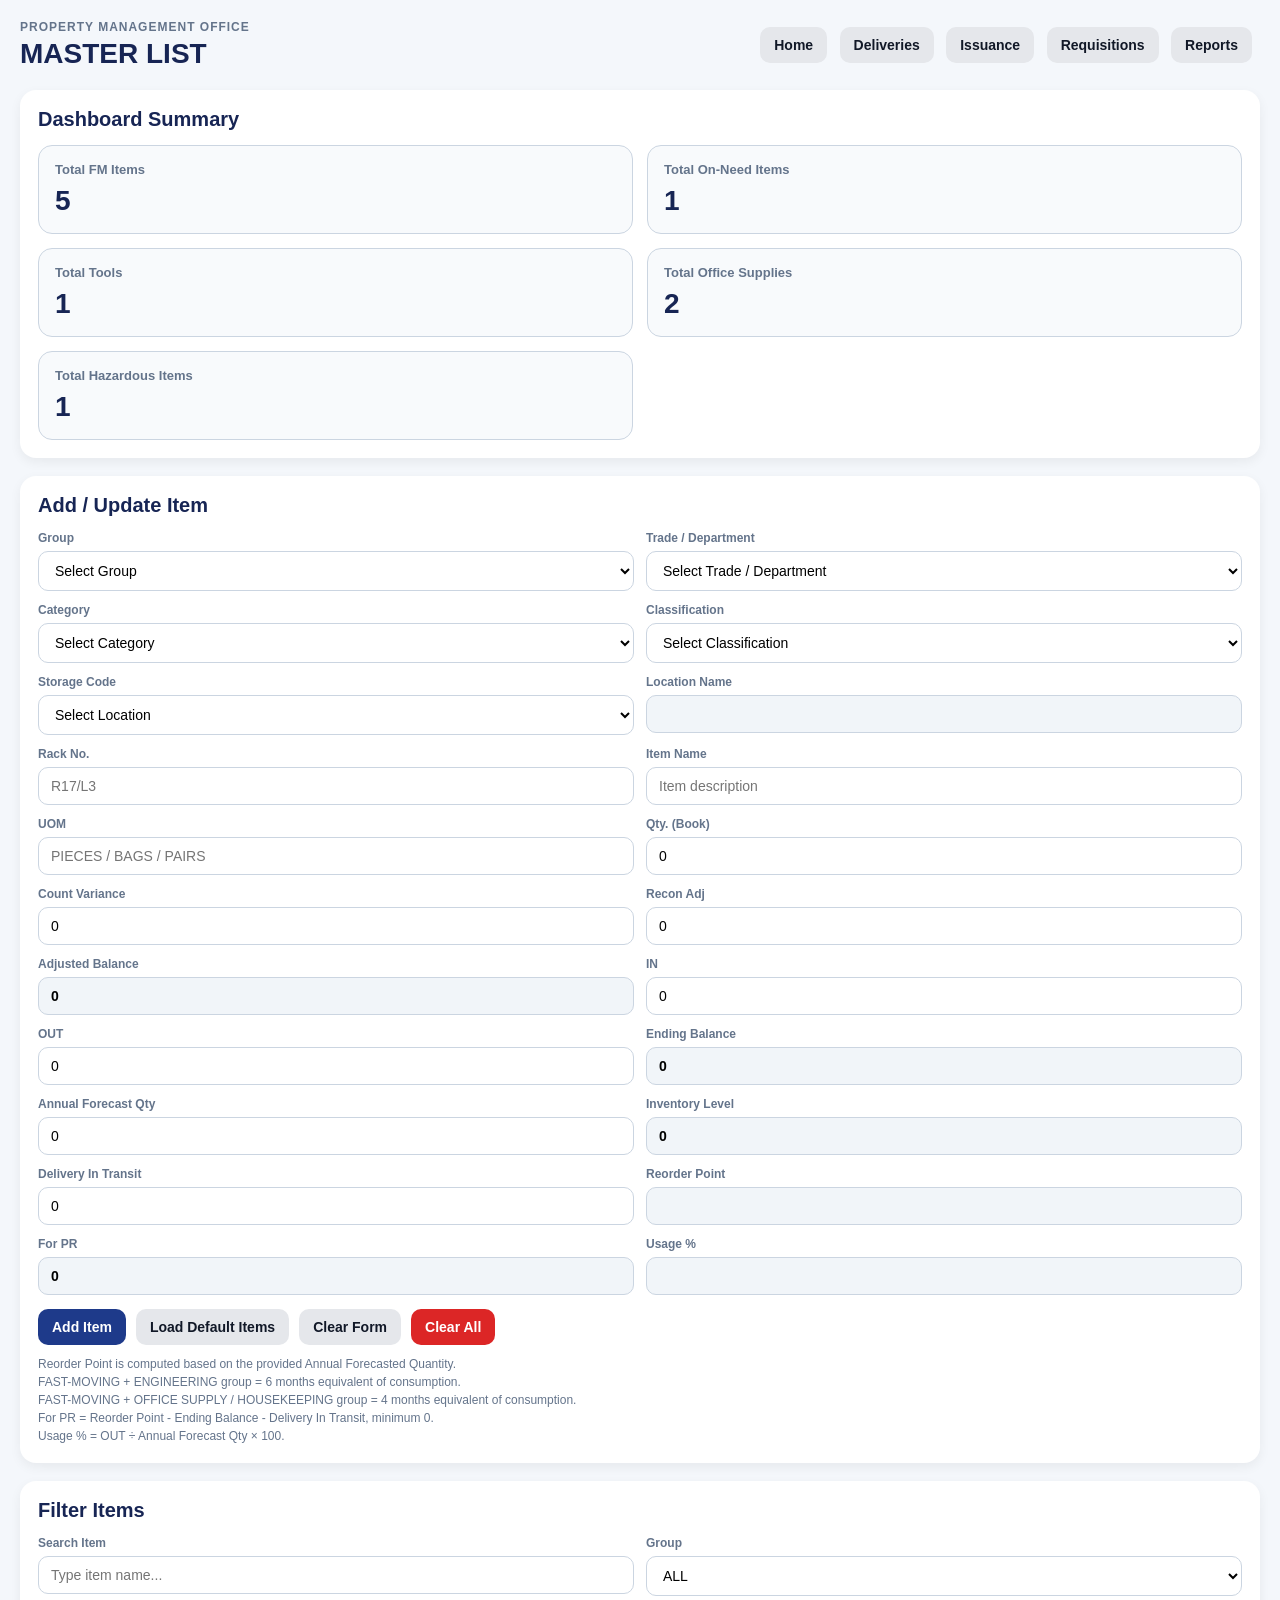
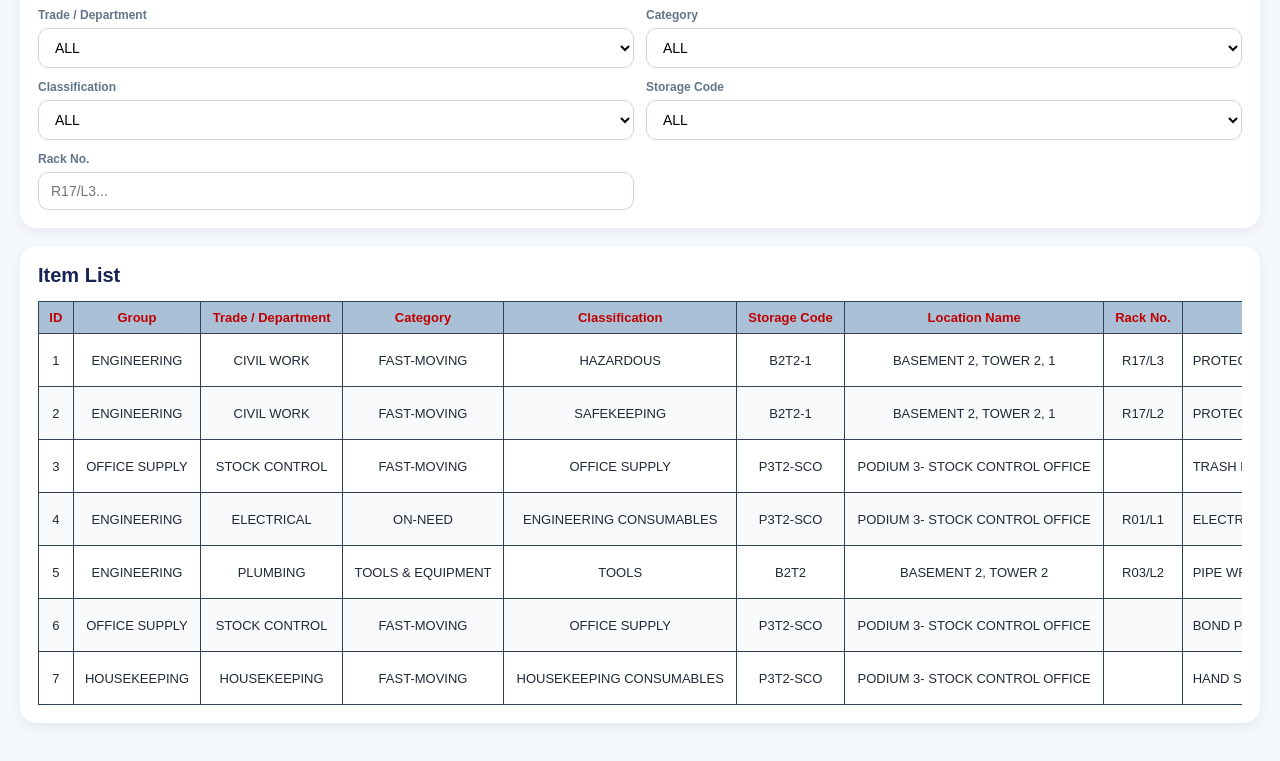
<file: master-list.html>
<!DOCTYPE html>
<html lang="en">
<head>
  <meta charset="UTF-8" />
  <meta name="viewport" content="width=device-width, initial-scale=1.0"/>
  <title>Master List - Inventory Management System</title>

  <style>
    *{
      margin:0;
      padding:0;
      box-sizing:border-box;
      font-family:Arial,sans-serif;
    }

    :root{
      --blue-main:#1e3a8a;
      --blue-dark:#172554;
      --bg:#f4f7fb;
      --white:#ffffff;
      --line:#cbd5e1;
      --muted:#64748b;
      --head-bg:#a9c0d7;
      --head-text:#c00000;
      --green-dark:#2f8f2f;
      --green-mid:#8bc34a;
      --green-light:#00c853;
      --danger:#dc2626;
      --warn:#d97706;
    }

    body{
      background:var(--bg);
      padding:20px;
      color:#1f2937;
    }

    .container{
      max-width:2200px;
      margin:auto;
    }

    .topbar{
      display:flex;
      justify-content:space-between;
      align-items:center;
      margin-bottom:20px;
      flex-wrap:wrap;
      gap:12px;
    }

    .title small{
      display:block;
      font-size:12px;
      color:var(--muted);
      font-weight:bold;
      letter-spacing:1px;
    }

    .title h1{
      margin-top:4px;
      font-size:28px;
      color:var(--blue-dark);
    }

    .nav a{
      display:inline-block;
      text-decoration:none;
      background:#e5e7eb;
      color:#111827;
      padding:10px 14px;
      border-radius:10px;
      font-weight:bold;
      margin-right:8px;
      font-size:14px;
    }

    .section{
      background:var(--white);
      border-radius:16px;
      padding:18px;
      margin-bottom:18px;
      box-shadow:0 4px 12px rgba(0,0,0,.06);
    }

    .section h2{
      margin:0 0 14px;
      color:var(--blue-dark);
      font-size:20px;
    }

    .cards{
      display:grid;
      grid-template-columns:repeat(5,1fr);
      gap:14px;
    }

    .card{
      background:#f8fafc;
      border:1px solid var(--line);
      border-radius:14px;
      padding:16px;
    }

    .card h3{
      font-size:13px;
      color:var(--muted);
      margin-bottom:8px;
    }

    .card .value{
      font-size:28px;
      font-weight:bold;
      color:var(--blue-dark);
    }

    .grid{
      display:grid;
      grid-template-columns:repeat(4,1fr);
      gap:12px;
    }

    .field{
      display:flex;
      flex-direction:column;
    }

    .field label{
      font-size:12px;
      font-weight:bold;
      color:var(--muted);
      margin-bottom:6px;
    }

    .field input,
    .field select{
      padding:10px 12px;
      border:1px solid var(--line);
      border-radius:10px;
      font-size:14px;
      background:#fff;
    }

    .readonly{
      background:#f1f5f9 !important;
      font-weight:bold;
    }

    .actions{
      margin-top:14px;
      display:flex;
      gap:10px;
      flex-wrap:wrap;
    }

    button{
      border:none;
      padding:10px 14px;
      border-radius:10px;
      font-weight:bold;
      cursor:pointer;
      font-size:14px;
    }

    .btn-primary{
      background:var(--blue-main);
      color:#fff;
    }

    .btn-secondary{
      background:#e5e7eb;
      color:#111827;
    }

    .btn-danger{
      background:var(--danger);
      color:#fff;
    }

    .table-wrap{
      overflow:auto;
    }

    table{
      width:100%;
      min-width:3200px;
      border-collapse:collapse;
    }

    th,td{
      border:1px solid #334155;
      padding:8px 10px;
      font-size:13px;
      vertical-align:middle;
    }

    th{
      background:var(--head-bg);
      color:var(--head-text);
      text-align:center;
    }

    tbody tr:nth-child(even){
      background:#f8fafc;
    }

    .center{text-align:center}
    .right{text-align:right}

    .qty-book,
    .adjusted,
    .ending{
      background:var(--green-dark);
      color:#fff;
      font-weight:bold;
      text-align:center;
    }

    .in-col{
      background:var(--green-mid);
      text-align:center;
    }

    .out-col{
      background:var(--green-light);
      text-align:center;
    }

    .ok{
      color:#166534;
      font-weight:bold;
    }

    .pr{
      color:var(--danger);
      font-weight:bold;
    }

    .note{
      margin-top:10px;
      font-size:12px;
      color:var(--muted);
      line-height:1.5;
    }

    @media (max-width:1400px){
      .cards{
        grid-template-columns:repeat(2,1fr);
      }
      .grid{
        grid-template-columns:repeat(2,1fr);
      }
    }

    @media (max-width:700px){
      .cards,.grid{
        grid-template-columns:1fr;
      }
      .title h1{
        font-size:22px;
      }
    }
  </style>
</head>
<body>
<div class="container">

  <div class="topbar">
    <div class="title">
      <small>PROPERTY MANAGEMENT OFFICE</small>
      <h1>MASTER LIST</h1>
    </div>

    <div class="nav">
      <a href="./index.html">Home</a>
      <a href="./deliveries.html">Deliveries</a>
      <a href="./issuance.html">Issuance</a>
      <a href="./requisitions.html">Requisitions</a>
      <a href="./reports.html">Reports</a>
    </div>
  </div>

  <div class="section">
    <h2>Dashboard Summary</h2>
    <div class="cards">
      <div class="card">
        <h3>Total FM Items</h3>
        <div class="value" id="dashFM">0</div>
      </div>

      <div class="card">
        <h3>Total On-Need Items</h3>
        <div class="value" id="dashOnNeed">0</div>
      </div>

      <div class="card">
        <h3>Total Tools</h3>
        <div class="value" id="dashTools">0</div>
      </div>

      <div class="card">
        <h3>Total Office Supplies</h3>
        <div class="value" id="dashOffice">0</div>
      </div>

      <div class="card">
        <h3>Total Hazardous Items</h3>
        <div class="value" id="dashHazardous">0</div>
      </div>
    </div>
  </div>

  <div class="section">
    <h2>Add / Update Item</h2>

    <div class="grid">
      <div class="field">
        <label>Group</label>
        <select id="group"></select>
      </div>

      <div class="field">
        <label>Trade / Department</label>
        <select id="trade"></select>
      </div>

      <div class="field">
        <label>Category</label>
        <select id="category"></select>
      </div>

      <div class="field">
        <label>Classification</label>
        <select id="classification"></select>
      </div>

      <div class="field">
        <label>Storage Code</label>
        <select id="locationCode"></select>
      </div>

      <div class="field">
        <label>Location Name</label>
        <input id="locationName" class="readonly" readonly>
      </div>

      <div class="field">
        <label>Rack No.</label>
        <input id="rack" placeholder="R17/L3">
      </div>

      <div class="field">
        <label>Item Name</label>
        <input id="name" placeholder="Item description">
      </div>

      <div class="field">
        <label>UOM</label>
        <input id="uom" placeholder="PIECES / BAGS / PAIRS">
      </div>

      <div class="field">
        <label>Qty. (Book)</label>
        <input id="qtyBook" type="number" value="0">
      </div>

      <div class="field">
        <label>Count Variance</label>
        <input id="countVariance" type="number" value="0">
      </div>

      <div class="field">
        <label>Recon Adj</label>
        <input id="reconAdj" type="number" value="0">
      </div>

      <div class="field">
        <label>Adjusted Balance</label>
        <input id="adjustedBalance" class="readonly" readonly>
      </div>

      <div class="field">
        <label>IN</label>
        <input id="inQty" type="number" value="0">
      </div>

      <div class="field">
        <label>OUT</label>
        <input id="outQty" type="number" value="0">
      </div>

      <div class="field">
        <label>Ending Balance</label>
        <input id="endingBalance" class="readonly" readonly>
      </div>

      <div class="field">
        <label>Annual Forecast Qty</label>
        <input id="forecast" type="number" value="0">
      </div>

      <div class="field">
        <label>Inventory Level</label>
        <input id="inventoryLevel" class="readonly" readonly>
      </div>

      <div class="field">
        <label>Delivery In Transit</label>
        <input id="deliveryInTransit" type="number" value="0">
      </div>

      <div class="field">
        <label>Reorder Point</label>
        <input id="reorderPoint" class="readonly" readonly>
      </div>

      <div class="field">
        <label>For PR</label>
        <input id="forPR" class="readonly" readonly>
      </div>

      <div class="field">
        <label>Usage %</label>
        <input id="usagePercent" class="readonly" readonly>
      </div>
    </div>

    <div class="actions">
      <button class="btn-primary" id="saveBtn">Add Item</button>
      <button class="btn-secondary" id="loadDefaultsBtn">Load Default Items</button>
      <button class="btn-secondary" id="clearBtn">Clear Form</button>
      <button class="btn-danger" id="clearAllBtn">Clear All</button>
    </div>

    <div class="note">
      Reorder Point is computed based on the provided Annual Forecasted Quantity.<br>
      FAST-MOVING + ENGINEERING group = 6 months equivalent of consumption.<br>
      FAST-MOVING + OFFICE SUPPLY / HOUSEKEEPING group = 4 months equivalent of consumption.<br>
      For PR = Reorder Point - Ending Balance - Delivery In Transit, minimum 0.<br>
      Usage % = OUT ÷ Annual Forecast Qty × 100.
    </div>
  </div>

  <div class="section">
    <h2>Filter Items</h2>

    <div class="grid">
      <div class="field">
        <label>Search Item</label>
        <input id="searchInput" placeholder="Type item name...">
      </div>

      <div class="field">
        <label>Group</label>
        <select id="filterGroup"></select>
      </div>

      <div class="field">
        <label>Trade / Department</label>
        <select id="filterTrade"></select>
      </div>

      <div class="field">
        <label>Category</label>
        <select id="filterCategory"></select>
      </div>

      <div class="field">
        <label>Classification</label>
        <select id="filterClassification"></select>
      </div>

      <div class="field">
        <label>Storage Code</label>
        <select id="filterLocationCode"></select>
      </div>

      <div class="field">
        <label>Rack No.</label>
        <input id="filterRack" placeholder="R17/L3...">
      </div>
    </div>
  </div>

  <div class="section">
    <h2>Item List</h2>

    <div class="table-wrap">
      <table>
        <thead>
          <tr>
            <th>ID</th>
            <th>Group</th>
            <th>Trade / Department</th>
            <th>Category</th>
            <th>Classification</th>
            <th>Storage Code</th>
            <th>Location Name</th>
            <th>Rack No.</th>
            <th>Item Name</th>
            <th>UOM</th>
            <th>Qty. (Book)</th>
            <th>Count Variance</th>
            <th>Recon Adj</th>
            <th>Adjusted Balance</th>
            <th>IN</th>
            <th>OUT</th>
            <th>Ending Balance</th>
            <th>Annual Forecast Qty</th>
            <th>Inventory Level</th>
            <th>Delivery In Transit</th>
            <th>Reorder Point</th>
            <th>For PR</th>
            <th>Usage %</th>
            <th>Status</th>
            <th>Action</th>
          </tr>
        </thead>
        <tbody id="tableBody"></tbody>
      </table>
    </div>
  </div>

</div>

<script>
  const classTradeMaster = JSON.parse(localStorage.getItem("classTradeMaster")) || {
    groups: ["ENGINEERING","OFFICE SUPPLY","HOUSEKEEPING","OTHERS"],
    categories: ["FAST-MOVING","ON-NEED","TOOLS & EQUIPMENT"],
    classifications: [
      "ENGINEERING CONSUMABLES",
      "HOUSEKEEPING CONSUMABLES",
      "TOOLS",
      "EQUIPMENT",
      "OFFICE TOOLS",
      "OFFICE SUPPLY",
      "PROJECT",
      "PANTRY SUPPLY",
      "MEDICINE",
      "UNIFORM",
      "GIVEAWAY",
      "RAFFLE ITEM",
      "OFFICE FURNITURES",
      "SAFEKEEPING"
    ],
    uniqueClassifications: ["HAZARDOUS"]
  };

  const groupOptions = classTradeMaster.groups;
  const categoryOptions = classTradeMaster.categories;
  const classificationOptions = [
    ...classTradeMaster.classifications,
    ...classTradeMaster.uniqueClassifications
  ];

  const tradeMap = {
    "ENGINEERING": [
      "ENGINEERING",
      "CIVIL WORK",
      "PLUMBING",
      "ELECTRICAL",
      "ELECTRO-MECHANICAL",
      "FDAS",
      "BMS",
      "HVAC",
      "TECHNICAL"
    ],
    "OFFICE SUPPLY": [
      "ACCOUNTING CORP.",
      "ACCOUNTING CONDO",
      "TRD",
      "TREASURY",
      "PURCHASING",
      "STOCK CONTROL",
      "CPR",
      "HUMAN RESOURCE",
      "SECURITY",
      "PARKING",
      "SAFETY",
      "IT DEPARTMENT",
      "OFFICE OF THE GENERAL MANAGER",
      "OFFICE OF THE ASSISTANT GENERAL MANAGER"
    ],
    "HOUSEKEEPING": [
      "HOUSEKEEPING"
    ],
    "OTHERS": [
      "CONTRACTOR",
      "TENANT",
      "OTHERS"
    ]
  };

  const defaultStorageList = [
    { code: "P3T2-SCO", location: "PODIUM 3- STOCK CONTROL OFFICE" },
    { code: "B2T2", location: "BASEMENT 2, TOWER 2" },
    { code: "B2T2-1", location: "BASEMENT 2, TOWER 2, 1" },
    { code: "B2T2-2", location: "BASEMENT 2, TOWER 2, 2" },
    { code: "B3T1-A", location: "BASEMENT 3, TOWER 1 AHU" },
    { code: "B3T1-C", location: "BASEMENT 3, TOWER 1 CYCLONE" },
    { code: "B3T2-A", location: "BASEMENT 3, TOWER 2 AHU" },
    { code: "B4T1-A", location: "BASEMENT 4, TOWER 1 AHU" },
    { code: "B4T1-C1", location: "BASEMENT 4, TOWER 1 CYCLONE 1" },
    { code: "B4T1-C2", location: "BASEMENT 4, TOWER 1 CYCLONE 2" },
    { code: "B4T2-A", location: "BASEMENT 4, TOWER 2 AHU" },
    { code: "B4T2-C", location: "BASEMENT 4, TOWER 2 CYCLONE" },
    { code: "B5T1-A", location: "BASEMENT 5, TOWER 1 AHU" },
    { code: "B5T1-C", location: "BASEMENT 5, TOWER 1 CYCLONE" },
    { code: "B5T2-A", location: "BASEMENT 5, TOWER 2 AHU" },
    { code: "B5T2-C", location: "BASEMENT 5, TOWER 2 CYCLONE" },
    { code: "GLOBE ROOM", location: "BASEMENT 2- GLOBE ROOM" },
    { code: "B1T2", location: "BASEMENT 1, TOWER 2" },
    { code: "B6T1-A", location: "BASEMENT 6, TOWER 1 AHU" },
    { code: "B6T1-C", location: "BASEMENT 6, TOWER 1 CYCLONE" },
    { code: "B6T2-C", location: "BASEMENT 6, TOWER 2 CYCLONE" },
    { code: "B6T2-A", location: "BASEMENT 6, TOWER 2 AHU" },
    { code: "B7T1-A", location: "BASEMENT 7, TOWER 1 AHU" },
    { code: "B7T1-C", location: "BASEMENT 7, TOWER 1 CYCLONE" },
    { code: "B7T2-A", location: "BASEMENT 7, TOWER 2 AHU" },
    { code: "B7T2-C", location: "BASEMENT 7, TOWER 2 CYCLONE" },
    { code: "L19-T1", location: "LEVEL 19, TOWER 1" },
    { code: "L11-T2", location: "LEVEL 11, TOWER 2" },
    { code: "P3T1-L1", location: "PODIUM 3 LIBRARY 1, TOWER 1" },
    { code: "P3T1-L2", location: "PODIUM 3 LIBRARY 2, TOWER 1" },
    { code: "P3T1-L3", location: "PODIUM 3 LIBRARY 3, TOWER 1" },
    { code: "DIRECT", location: "DELIVERED DIRECTLY" }
  ];

  const defaultItems = [
    {
      id: 1,
      group: "ENGINEERING",
      trade: "CIVIL WORK",
      category: "FAST-MOVING",
      classification: "HAZARDOUS",
      locationCode: "B2T2-1",
      locationName: "BASEMENT 2, TOWER 2, 1",
      rack: "R17/L3",
      name: "PROTECTIVE GLOVES, RUBBER BLACK, LARGE, NEOPRENE",
      uom: "PAIRS",
      qtyBook: 74,
      countVariance: 0,
      reconAdj: 0,
      inQty: 0,
      outQty: 0,
      forecast: 120,
      deliveryInTransit: 10
    },
    {
      id: 2,
      group: "ENGINEERING",
      trade: "CIVIL WORK",
      category: "FAST-MOVING",
      classification: "SAFEKEEPING",
      locationCode: "B2T2-1",
      locationName: "BASEMENT 2, TOWER 2, 1",
      rack: "R17/L2",
      name: "PROTECTIVE GLOVES, COTTON W/ RUBBER COATED PALM",
      uom: "PAIRS",
      qtyBook: 36,
      countVariance: 0,
      reconAdj: 0,
      inQty: 0,
      outQty: 0,
      forecast: 96,
      deliveryInTransit: 0
    },
    {
      id: 3,
      group: "OFFICE SUPPLY",
      trade: "STOCK CONTROL",
      category: "FAST-MOVING",
      classification: "OFFICE SUPPLY",
      locationCode: "P3T2-SCO",
      locationName: "PODIUM 3- STOCK CONTROL OFFICE",
      rack: "",
      name: "TRASH BAG, BLACK, LARGE",
      uom: "ROLLS",
      qtyBook: 10,
      countVariance: 0,
      reconAdj: 0,
      inQty: 0,
      outQty: 0,
      forecast: 120,
      deliveryInTransit: 0
    },
    {
      id: 4,
      group: "ENGINEERING",
      trade: "ELECTRICAL",
      category: "ON-NEED",
      classification: "ENGINEERING CONSUMABLES",
      locationCode: "P3T2-SCO",
      locationName: "PODIUM 3- STOCK CONTROL OFFICE",
      rack: "R01/L1",
      name: "ELECTRICAL TAPE, BLACK",
      uom: "ROLLS",
      qtyBook: 25,
      countVariance: 0,
      reconAdj: 0,
      inQty: 0,
      outQty: 0,
      forecast: 0,
      deliveryInTransit: 0
    },
    {
      id: 5,
      group: "ENGINEERING",
      trade: "PLUMBING",
      category: "TOOLS & EQUIPMENT",
      classification: "TOOLS",
      locationCode: "B2T2",
      locationName: "BASEMENT 2, TOWER 2",
      rack: "R03/L2",
      name: "PIPE WRENCH",
      uom: "PIECES",
      qtyBook: 5,
      countVariance: 0,
      reconAdj: 0,
      inQty: 0,
      outQty: 0,
      forecast: 0,
      deliveryInTransit: 0
    },
    {
      id: 6,
      group: "OFFICE SUPPLY",
      trade: "STOCK CONTROL",
      category: "FAST-MOVING",
      classification: "OFFICE SUPPLY",
      locationCode: "P3T2-SCO",
      locationName: "PODIUM 3- STOCK CONTROL OFFICE",
      rack: "",
      name: "BOND PAPER, A4",
      uom: "REAMS",
      qtyBook: 20,
      countVariance: 0,
      reconAdj: 0,
      inQty: 0,
      outQty: 0,
      forecast: 120,
      deliveryInTransit: 0
    },
    {
      id: 7,
      group: "HOUSEKEEPING",
      trade: "HOUSEKEEPING",
      category: "FAST-MOVING",
      classification: "HOUSEKEEPING CONSUMABLES",
      locationCode: "P3T2-SCO",
      locationName: "PODIUM 3- STOCK CONTROL OFFICE",
      rack: "",
      name: "HAND SOAP",
      uom: "GALLONS",
      qtyBook: 12,
      countVariance: 0,
      reconAdj: 0,
      inQty: 0,
      outQty: 0,
      forecast: 96,
      deliveryInTransit: 0
    }
  ];

  let storageList = JSON.parse(localStorage.getItem("storageList")) || [];
  if (!storageList.length) {
    storageList = defaultStorageList;
    localStorage.setItem("storageList", JSON.stringify(storageList));
  }

  let masterItems = JSON.parse(localStorage.getItem("masterItems")) || [];
  let editingId = null;

  function num(v) {
    return Number(v) || 0;
  }

  function getInventoryLevel(category, group) {
    if (category === "FAST-MOVING" && group === "ENGINEERING") return 6;
    if (category === "FAST-MOVING" && group === "OFFICE SUPPLY") return 4;
    if (category === "FAST-MOVING" && group === "HOUSEKEEPING") return 4;
    if (category === "FAST-MOVING" && group === "OFFICE") return 4;
    return 0;
  }

  function normalizeItems(items) {
    return items.map(item => {
      let group = item.group || "";
      let trade = item.trade || "";
      let category = item.category || "";

      if (group === "OFFICE") group = "OFFICE SUPPLY";
      if (trade === "CIVIL-WORK") trade = "CIVIL WORK";
      if (trade === "ELECTRO-MECH") trade = "ELECTRO-MECHANICAL";
      if (category === "TOOLS") category = "TOOLS & EQUIPMENT";

      return {
        ...item,
        qtyBook: num(item.qtyBook),
        countVariance: num(item.countVariance),
        reconAdj: num(item.reconAdj),
        inQty: num(item.inQty),
        outQty: num(item.outQty),
        forecast: num(item.forecast),
        deliveryInTransit: num(item.deliveryInTransit),
        group,
        trade,
        category,
        classification: item.classification || "",
        locationCode: item.locationCode || "",
        locationName: item.locationName || ""
      };
    });
  }

  function computeItem(item) {
    const inventoryLevel = getInventoryLevel(item.category, item.group);
    const adjustedBalance = num(item.qtyBook) + num(item.countVariance) + num(item.reconAdj);
    const endingBalance = adjustedBalance + num(item.inQty) - num(item.outQty);
    const reorderPoint = inventoryLevel > 0 ? (num(item.forecast) / 12) * inventoryLevel : 0;
    const forPR = Math.max(reorderPoint - endingBalance - num(item.deliveryInTransit), 0);

    const usagePercent = num(item.forecast) > 0
      ? ((num(item.outQty) / num(item.forecast)) * 100).toFixed(0) + "%"
      : "";

    const status = forPR > 0 ? "FOR REORDER" : "COVERED";

    return {
      ...item,
      inventoryLevel,
      adjustedBalance,
      endingBalance,
      reorderPoint,
      forPR,
      usagePercent,
      status
    };
  }

  function saveItems() {
    localStorage.setItem("masterItems", JSON.stringify(masterItems));
  }

  function setSimpleOptions(selectId, values, placeholder, selected = "") {
    const select = document.getElementById(selectId);
    if (!select) return;

    select.innerHTML = `<option value="">${placeholder}</option>`;

    values.forEach(value => {
      const option = document.createElement("option");
      option.value = value;
      option.textContent = value;
      select.appendChild(option);
    });

    if (selected) select.value = selected;
  }

  function setStorageOptions(selectId, list, placeholder, selected = "") {
    const select = document.getElementById(selectId);
    if (!select) return;

    select.innerHTML = `<option value="">${placeholder}</option>`;

    list.forEach(item => {
      const option = document.createElement("option");
      option.value = item.code;
      option.textContent = `${item.code} - ${item.location}`;
      select.appendChild(option);
    });

    if (selected) select.value = selected;
  }

  function initDropdowns() {
    setSimpleOptions("group", groupOptions, "Select Group");
    setSimpleOptions("category", categoryOptions, "Select Category");
    setSimpleOptions("classification", classificationOptions, "Select Classification");
    setStorageOptions("locationCode", storageList, "Select Location");

    setSimpleOptions("filterGroup", groupOptions, "ALL");
    setSimpleOptions("filterCategory", categoryOptions, "ALL");
    setSimpleOptions("filterClassification", classificationOptions, "ALL");

    const allTrades = [...new Set(Object.values(tradeMap).flat())];
    setSimpleOptions("filterTrade", allTrades, "ALL");

    const filterLocation = document.getElementById("filterLocationCode");
    if (filterLocation) {
      filterLocation.innerHTML = `<option value="">ALL</option>`;
      storageList.forEach(item => {
        const option = document.createElement("option");
        option.value = item.code;
        option.textContent = item.code;
        filterLocation.appendChild(option);
      });
    }

    loadTradeOptions();
  }

  function loadTradeOptions(selected = "") {
    const group = document.getElementById("group").value;
    const trades = tradeMap[group] || [];
    setSimpleOptions("trade", trades, "Select Trade / Department", selected);
  }

  function fillLocationName() {
    const code = document.getElementById("locationCode").value;
    const found = storageList.find(x => x.code === code);
    document.getElementById("locationName").value = found ? found.location : "";
  }

  function autoComputePreview() {
    const category = document.getElementById("category").value;
    const group = document.getElementById("group").value;
    const qtyBook = num(document.getElementById("qtyBook").value);
    const countVariance = num(document.getElementById("countVariance").value);
    const reconAdj = num(document.getElementById("reconAdj").value);
    const inQty = num(document.getElementById("inQty").value);
    const outQty = num(document.getElementById("outQty").value);
    const forecast = num(document.getElementById("forecast").value);
    const deliveryInTransit = num(document.getElementById("deliveryInTransit").value);

    const inventoryLevel = getInventoryLevel(category, group);
    const adjustedBalance = qtyBook + countVariance + reconAdj;
    const endingBalance = adjustedBalance + inQty - outQty;
    const reorderPoint = inventoryLevel > 0 ? (forecast / 12) * inventoryLevel : 0;
    const forPR = Math.max(reorderPoint - endingBalance - deliveryInTransit, 0);

    const usagePercent = forecast > 0
      ? ((outQty / forecast) * 100).toFixed(0) + "%"
      : "";

    document.getElementById("inventoryLevel").value = inventoryLevel;
    document.getElementById("adjustedBalance").value = adjustedBalance;
    document.getElementById("endingBalance").value = endingBalance;
    document.getElementById("reorderPoint").value = reorderPoint ? reorderPoint.toFixed(2) : "";
    document.getElementById("forPR").value = forPR ? forPR.toFixed(2) : "0";
    document.getElementById("usagePercent").value = usagePercent;
  }

  function getFormData() {
    return {
      id: editingId || Date.now(),
      group: document.getElementById("group").value,
      trade: document.getElementById("trade").value,
      category: document.getElementById("category").value,
      classification: document.getElementById("classification").value,
      locationCode: document.getElementById("locationCode").value,
      locationName: document.getElementById("locationName").value,
      rack: document.getElementById("rack").value.trim(),
      name: document.getElementById("name").value.trim(),
      uom: document.getElementById("uom").value.trim(),
      qtyBook: num(document.getElementById("qtyBook").value),
      countVariance: num(document.getElementById("countVariance").value),
      reconAdj: num(document.getElementById("reconAdj").value),
      inQty: num(document.getElementById("inQty").value),
      outQty: num(document.getElementById("outQty").value),
      forecast: num(document.getElementById("forecast").value),
      deliveryInTransit: num(document.getElementById("deliveryInTransit").value)
    };
  }

  function saveItem() {
    const item = computeItem(getFormData());

    if (!item.group || !item.trade || !item.category || !item.classification || !item.locationCode || !item.name || !item.uom) {
      alert("Group, Trade / Department, Category, Classification, Storage Location, Item Name, and UOM are required.");
      return;
    }

    if (editingId) {
      masterItems = masterItems.map(x => x.id === editingId ? item : x);
    } else {
      masterItems.push(item);
    }

    saveItems();
    render();
    updateDashboard();
    clearForm();
  }

  function editItem(id) {
    const item = masterItems.find(x => x.id === id);
    if (!item) return;

    editingId = id;
    document.getElementById("saveBtn").textContent = "Update Item";

    document.getElementById("group").value = item.group || "";
    loadTradeOptions(item.trade || "");
    document.getElementById("category").value = item.category || "";
    document.getElementById("classification").value = item.classification || "";
    document.getElementById("locationCode").value = item.locationCode || "";
    document.getElementById("locationName").value = item.locationName || "";
    document.getElementById("rack").value = item.rack || "";
    document.getElementById("name").value = item.name || "";
    document.getElementById("uom").value = item.uom || "";
    document.getElementById("qtyBook").value = item.qtyBook || 0;
    document.getElementById("countVariance").value = item.countVariance || 0;
    document.getElementById("reconAdj").value = item.reconAdj || 0;
    document.getElementById("inQty").value = item.inQty || 0;
    document.getElementById("outQty").value = item.outQty || 0;
    document.getElementById("forecast").value = item.forecast || 0;
    document.getElementById("deliveryInTransit").value = item.deliveryInTransit || 0;

    autoComputePreview();
    window.scrollTo({ top: 0, behavior: "smooth" });
  }

  function deleteItem(id) {
    if (!confirm("Delete item?")) return;
    masterItems = masterItems.filter(x => x.id !== id);
    saveItems();
    render();
    updateDashboard();
  }

  function clearForm() {
    editingId = null;
    document.getElementById("saveBtn").textContent = "Add Item";

    document.getElementById("group").value = "";
    loadTradeOptions();
    document.getElementById("trade").value = "";
    document.getElementById("category").value = "";
    document.getElementById("classification").value = "";
    document.getElementById("locationCode").value = "";
    document.getElementById("locationName").value = "";
    document.getElementById("rack").value = "";
    document.getElementById("name").value = "";
    document.getElementById("uom").value = "";
    document.getElementById("qtyBook").value = "0";
    document.getElementById("countVariance").value = "0";
    document.getElementById("reconAdj").value = "0";
    document.getElementById("inQty").value = "0";
    document.getElementById("outQty").value = "0";
    document.getElementById("forecast").value = "0";
    document.getElementById("deliveryInTransit").value = "0";
    document.getElementById("inventoryLevel").value = "";
    document.getElementById("adjustedBalance").value = "";
    document.getElementById("endingBalance").value = "";
    document.getElementById("reorderPoint").value = "";
    document.getElementById("forPR").value = "";
    document.getElementById("usagePercent").value = "";
  }

  function clearAll() {
    if (!confirm("Clear all items from master list?")) return;
    masterItems = [];
    saveItems();
    render();
    updateDashboard();
    clearForm();
  }

  function seedDefaults() {
    if (!confirm("Load default items? This will replace current master list.")) return;
    masterItems = normalizeItems(defaultItems);
    saveItems();
    render();
    updateDashboard();
    clearForm();
  }

  function renderFiltered(list) {
    const tbody = document.getElementById("tableBody");
    tbody.innerHTML = "";

    list.forEach(item => {
      const x = computeItem(item);
      tbody.innerHTML += `
        <tr>
          <td class="center">${x.id}</td>
          <td class="center">${x.group}</td>
          <td class="center">${x.trade}</td>
          <td class="center">${x.category}</td>
          <td class="center">${x.classification}</td>
          <td class="center">${x.locationCode}</td>
          <td class="center">${x.locationName}</td>
          <td class="center">${x.rack || ""}</td>
          <td>${x.name}</td>
          <td class="center">${x.uom}</td>
          <td class="qty-book">${x.qtyBook}</td>
          <td class="center">${x.countVariance}</td>
          <td class="center">${x.reconAdj}</td>
          <td class="adjusted">${x.adjustedBalance}</td>
          <td class="in-col">${x.inQty}</td>
          <td class="out-col">${x.outQty}</td>
          <td class="ending">${x.endingBalance}</td>
          <td class="center">${x.forecast}</td>
          <td class="center">${x.inventoryLevel}</td>
          <td class="center">${x.deliveryInTransit}</td>
          <td class="center">${x.reorderPoint ? x.reorderPoint.toFixed(2) : "0"}</td>
          <td class="center">${x.forPR ? x.forPR.toFixed(2) : "-"}</td>
          <td class="center">${x.usagePercent}</td>
          <td class="center ${x.forPR > 0 ? "pr" : "ok"}">${x.status}</td>
          <td class="center">
            <button class="btn-secondary" onclick="editItem(${x.id})">Edit</button>
            <button class="btn-danger" onclick="deleteItem(${x.id})">Delete</button>
          </td>
        </tr>
      `;
    });
  }

  function applyFilters() {
    const search = document.getElementById("searchInput").value.toLowerCase();
    const group = document.getElementById("filterGroup").value;
    const trade = document.getElementById("filterTrade").value;
    const category = document.getElementById("filterCategory").value;
    const classification = document.getElementById("filterClassification").value;
    const locationCode = document.getElementById("filterLocationCode").value;
    const rack = document.getElementById("filterRack").value.toLowerCase();

    const filtered = masterItems.filter(item =>
      (item.name || "").toLowerCase().includes(search) &&
      (group === "" || item.group === group) &&
      (trade === "" || item.trade === trade) &&
      (category === "" || item.category === category) &&
      (classification === "" || item.classification === classification) &&
      (locationCode === "" || item.locationCode === locationCode) &&
      (rack === "" || (item.rack || "").toLowerCase().includes(rack))
    );

    renderFiltered(filtered);
  }

  function render() {
    renderFiltered(masterItems);
  }

  function updateDashboard() {
    const items = masterItems.map(computeItem);

    document.getElementById("dashFM").textContent =
      items.filter(x => x.category === "FAST-MOVING").length;

    document.getElementById("dashOnNeed").textContent =
      items.filter(x => x.category === "ON-NEED").length;

    document.getElementById("dashTools").textContent =
      items.filter(x =>
        x.category === "TOOLS & EQUIPMENT" ||
        x.classification === "TOOLS" ||
        x.classification === "EQUIPMENT" ||
        x.classification === "OFFICE TOOLS"
      ).length;

    document.getElementById("dashOffice").textContent =
      items.filter(x =>
        x.group === "OFFICE SUPPLY" ||
        x.classification === "OFFICE SUPPLY"
      ).length;

    document.getElementById("dashHazardous").textContent =
      items.filter(x => x.classification === "HAZARDOUS").length;
  }

  document.getElementById("group").addEventListener("change", function () {
    loadTradeOptions();
    autoComputePreview();
  });

  document.getElementById("locationCode").addEventListener("change", fillLocationName);

  ["qtyBook","countVariance","reconAdj","inQty","outQty","forecast","deliveryInTransit","category"]
    .forEach(id => document.getElementById(id).addEventListener("input", autoComputePreview));

  document.getElementById("saveBtn").addEventListener("click", saveItem);
  document.getElementById("loadDefaultsBtn").addEventListener("click", seedDefaults);
  document.getElementById("clearBtn").addEventListener("click", clearForm);
  document.getElementById("clearAllBtn").addEventListener("click", clearAll);

  document.getElementById("searchInput").addEventListener("input", applyFilters);
  document.getElementById("filterGroup").addEventListener("change", applyFilters);
  document.getElementById("filterTrade").addEventListener("change", applyFilters);
  document.getElementById("filterCategory").addEventListener("change", applyFilters);
  document.getElementById("filterClassification").addEventListener("change", applyFilters);
  document.getElementById("filterLocationCode").addEventListener("change", applyFilters);
  document.getElementById("filterRack").addEventListener("input", applyFilters);

  masterItems = normalizeItems(masterItems);

  if (!masterItems.length) {
    masterItems = normalizeItems(defaultItems);
    saveItems();
  }

  document.addEventListener("DOMContentLoaded", function () {
    initDropdowns();
    autoComputePreview();
    render();
    updateDashboard();
  });
</script>

</body>
</html>
</file>
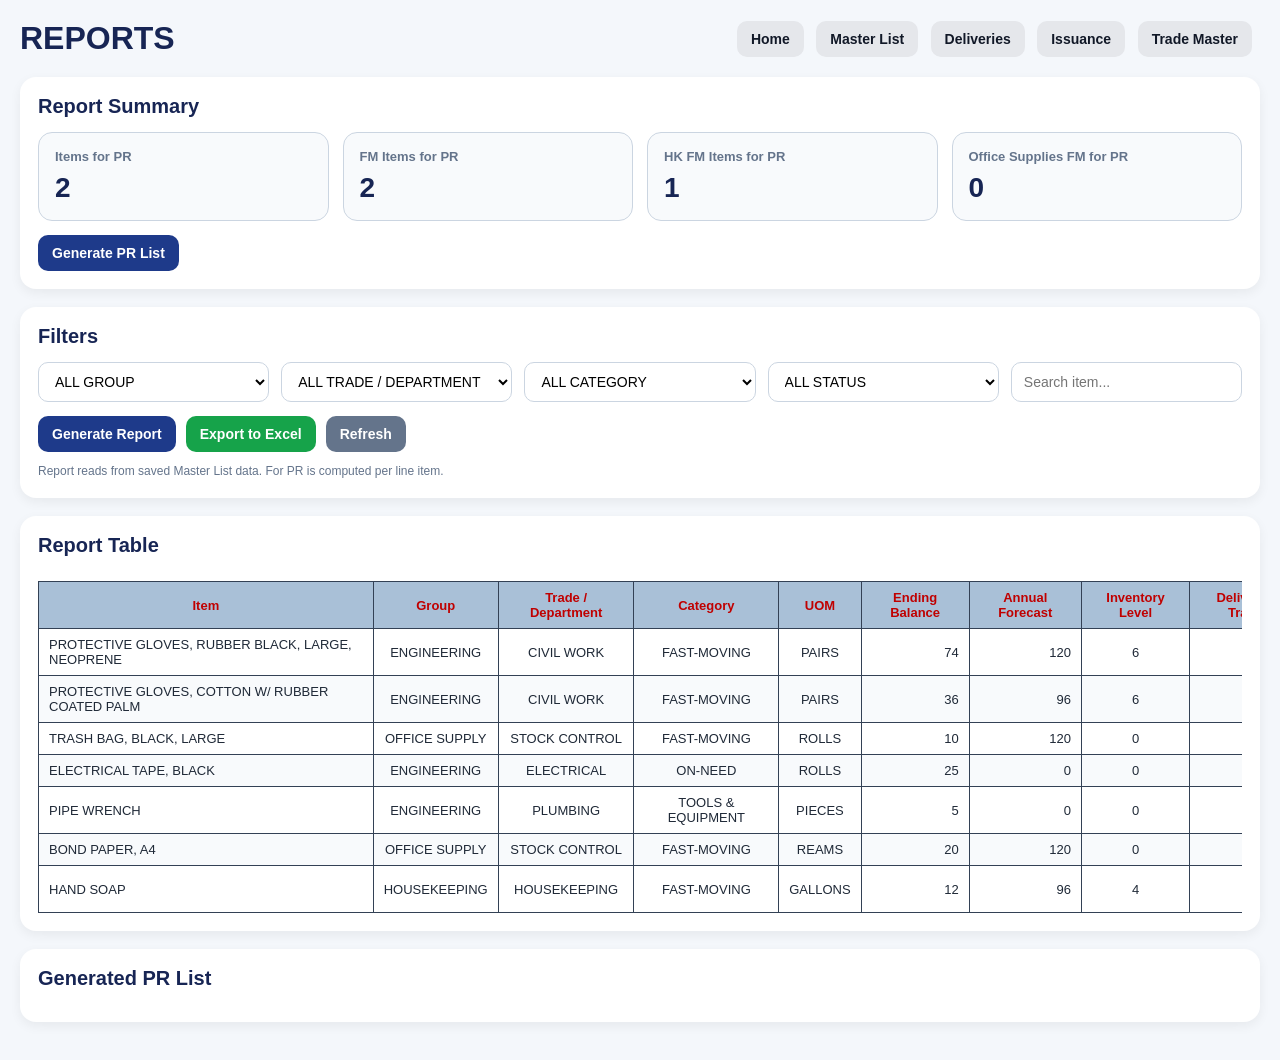
<file: reports.html>
<!DOCTYPE html>
<html lang="en">
<head>
<meta charset="UTF-8" />
<meta name="viewport" content="width=device-width, initial-scale=1.0"/>
<title>Reports - Inventory System</title>

<style>
*{margin:0;padding:0;box-sizing:border-box;font-family:Arial,sans-serif}
body{background:#f4f7fb;padding:20px;color:#1f2937}
.container{max-width:1700px;margin:auto}

.topbar{
  display:flex;
  justify-content:space-between;
  align-items:center;
  margin-bottom:20px;
  flex-wrap:wrap;
  gap:12px;
}

.title h1{color:#172554}

.nav a{
  display:inline-block;
  text-decoration:none;
  background:#e5e7eb;
  color:#111827;
  padding:10px 14px;
  border-radius:10px;
  font-weight:bold;
  margin-right:8px;
  font-size:14px;
}

.section{
  background:#fff;
  padding:18px;
  border-radius:16px;
  margin-bottom:18px;
  box-shadow:0 4px 12px rgba(0,0,0,.06);
}

.section h2{
  margin-bottom:14px;
  color:#172554;
  font-size:20px;
}

.cards{
  display:grid;
  grid-template-columns:repeat(4,1fr);
  gap:14px;
}

.card{
  background:#f8fafc;
  border:1px solid #cbd5e1;
  border-radius:14px;
  padding:16px;
}

.card h3{
  font-size:13px;
  color:#64748b;
  margin-bottom:8px;
}

.card .value{
  font-size:28px;
  font-weight:bold;
  color:#172554;
}

.filters{
  display:grid;
  grid-template-columns:repeat(5,1fr);
  gap:12px;
}

select,input{
  padding:10px 12px;
  border-radius:10px;
  border:1px solid #cbd5e1;
  font-size:14px;
  background:#fff;
}

.btn-row{
  margin-top:14px;
  display:flex;
  gap:10px;
  flex-wrap:wrap;
}

button{
  border:none;
  padding:10px 14px;
  border-radius:10px;
  font-weight:bold;
  cursor:pointer;
  font-size:14px;
  color:#fff;
}

.btn-blue{background:#1e3a8a}
.btn-green{background:#16a34a}
.btn-gray{background:#64748b}

.table-wrap{overflow:auto}

table{
  width:100%;
  min-width:1500px;
  border-collapse:collapse;
  margin-top:10px;
}

th,td{
  border:1px solid #334155;
  padding:8px 10px;
  font-size:13px;
  vertical-align:middle;
}

th{
  background:#a9c0d7;
  color:#c00000;
  text-align:center;
}

tbody tr:nth-child(even){background:#f8fafc}

.center{text-align:center}
.right{text-align:right}
.pr{color:#dc2626;font-weight:bold}
.ok{color:#166534;font-weight:bold}

.pr-item{
  padding:12px;
  border:1px solid #cbd5e1;
  border-radius:10px;
  margin-bottom:10px;
  background:#f8fafc;
}

.note{
  margin-top:10px;
  font-size:12px;
  color:#64748b;
  line-height:1.5;
}

@media(max-width:1000px){
  .cards,.filters{grid-template-columns:1fr}
}
</style>
</head>

<body>

<div class="container">

  <div class="topbar">
    <div class="title">
      <h1>REPORTS</h1>
    </div>

    <div class="nav">
      <a href="./index.html">Home</a>
      <a href="./master-list.html">Master List</a>
      <a href="./deliveries.html">Deliveries</a>
      <a href="./issuance.html">Issuance</a>
      <a href="./trade-dept.html">Trade Master</a>
    </div>
  </div>

  <div class="section">
    <h2>Report Summary</h2>

    <div class="cards">
      <div class="card">
        <h3>Items for PR</h3>
        <div class="value" id="itemsForPR">0</div>
      </div>

      <div class="card">
        <h3>FM Items for PR</h3>
        <div class="value" id="fmItemsPR">0</div>
      </div>

      <div class="card">
        <h3>HK FM Items for PR</h3>
        <div class="value" id="hkFMItemsPR">0</div>
      </div>

      <div class="card">
        <h3>Office Supplies FM for PR</h3>
        <div class="value" id="officeFMItemsPR">0</div>
      </div>
    </div>

    <div class="btn-row">
      <button onclick="generatePR()" class="btn-blue">Generate PR List</button>
    </div>
  </div>

  <div class="section">
    <h2>Filters</h2>

    <div class="filters">
      <select id="filterGroup">
        <option value="">ALL GROUP</option>
        <option value="ENGINEERING">ENGINEERING</option>
        <option value="HOUSEKEEPING">HOUSEKEEPING</option>
        <option value="OFFICE SUPPLIES">OFFICE SUPPLIES</option>
        <option value="OTHERS">OTHERS</option>
      </select>

      <select id="filterTrade">
        <option value="">ALL TRADE / DEPARTMENT</option>
      </select>

      <select id="filterCategory">
        <option value="">ALL CATEGORY</option>
        <option value="FAST-MOVING">FAST-MOVING</option>
        <option value="ON-NEED">ON-NEED</option>
        <option value="TOOLS">TOOLS</option>
      </select>

      <select id="filterStatus">
        <option value="">ALL STATUS</option>
        <option value="FOR PR">FOR PR ONLY</option>
        <option value="OK">OK ONLY</option>
      </select>

      <input id="search" placeholder="Search item...">
    </div>

    <div class="btn-row">
      <button onclick="render()" class="btn-blue">Generate Report</button>
      <button onclick="exportExcel()" class="btn-green">Export to Excel</button>
      <button onclick="refreshReport()" class="btn-gray">Refresh</button>
    </div>

    <div class="note">
      Report reads from saved Master List data. For PR is computed per line item.
    </div>
  </div>

  <div class="section">
    <h2>Report Table</h2>

    <div class="table-wrap">
      <table id="reportTable">
        <thead>
          <tr>
            <th>Item</th>
            <th>Group</th>
            <th>Trade / Department</th>
            <th>Category</th>
            <th>UOM</th>
            <th>Ending Balance</th>
            <th>Annual Forecast</th>
            <th>Inventory Level</th>
            <th>Delivery In Transit</th>
            <th>Reorder Point</th>
            <th>For PR</th>
            <th>Status</th>
          </tr>
        </thead>

        <tbody id="tableBody"></tbody>
      </table>
    </div>
  </div>

  <div class="section">
    <h2>Generated PR List</h2>
    <div id="prList"></div>
  </div>

</div>

<script>
let masterItems = JSON.parse(localStorage.getItem("masterItems")) || [];

function num(v){
  return Number(v) || 0;
}

function getTradeDeptList(){
  return JSON.parse(localStorage.getItem("tradeDeptList")) || [];
}

function getInventoryLevel(category, group){
  if(category !== "FAST-MOVING") return 0;

  if(group === "ENGINEERING") return 6;
  if(group === "HOUSEKEEPING") return 4;
  if(group === "OFFICE SUPPLIES") return 4;

  return 0;
}

function compute(item){
  const inventoryLevel = getInventoryLevel(item.category, item.group);

  const adjustedBalance =
    num(item.qtyBook) +
    num(item.countVariance) +
    num(item.reconAdj);

  const endingBalance =
    adjustedBalance +
    num(item.inQty) -
    num(item.outQty);

  const reorderPoint =
    inventoryLevel > 0
      ? (num(item.forecast) / 12) * inventoryLevel
      : 0;

  const forPR =
    Math.max(
      reorderPoint -
      endingBalance -
      num(item.deliveryInTransit),
      0
    );

  const status = forPR > 0 ? "FOR PR" : "OK";

  return {
    ...item,
    inventoryLevel,
    adjustedBalance,
    endingBalance,
    reorderPoint,
    forPR,
    status
  };
}

function loadTradeFilter(){
  const select = document.getElementById("filterTrade");
  const list = getTradeDeptList();

  let trades = [...new Set(
    list
      .filter(i => i.status === "ACTIVE")
      .map(i => i.name)
      .filter(Boolean)
  )];

  if(!trades.includes("OTHERS")){
    trades.push("OTHERS");
  }

  trades.sort();

  select.innerHTML = `<option value="">ALL TRADE / DEPARTMENT</option>`;

  trades.forEach(t => {
    const option = document.createElement("option");
    option.value = t;
    option.textContent = t;
    select.appendChild(option);
  });
}

function getFilteredItems(){
  const group = document.getElementById("filterGroup").value;
  const trade = document.getElementById("filterTrade").value;
  const category = document.getElementById("filterCategory").value;
  const status = document.getElementById("filterStatus").value;
  const search = document.getElementById("search").value.toLowerCase();

  let items = masterItems.map(compute);

  items = items.filter(i =>
    (group === "" || i.group === group) &&
    (trade === "" || i.trade === trade) &&
    (category === "" || i.category === category) &&
    (status === "" || i.status === status) &&
    ((i.name || "").toLowerCase().includes(search))
  );

  return items;
}

function render(){
  const items = getFilteredItems();

  const tbody = document.getElementById("tableBody");
  tbody.innerHTML = "";

  items.forEach(i => {
    tbody.innerHTML += `
      <tr>
        <td>${i.name || ""}</td>
        <td class="center">${i.group || ""}</td>
        <td class="center">${i.trade || ""}</td>
        <td class="center">${i.category || ""}</td>
        <td class="center">${i.uom || ""}</td>
        <td class="right">${num(i.endingBalance).toLocaleString()}</td>
        <td class="right">${num(i.forecast).toLocaleString()}</td>
        <td class="center">${i.inventoryLevel}</td>
        <td class="right">${num(i.deliveryInTransit).toLocaleString()}</td>
        <td class="right">${i.reorderPoint.toFixed(2)}</td>
        <td class="right">${i.forPR > 0 ? i.forPR.toFixed(2) : "-"}</td>
        <td class="center ${i.status === "FOR PR" ? "pr" : "ok"}">${i.status}</td>
      </tr>
    `;
  });

  updateSummary();
}

function updateSummary(){
  const items = masterItems.map(compute);

  const forPR = items.filter(i => i.forPR > 0);

  const fmForPR = items.filter(i =>
    i.category === "FAST-MOVING" &&
    i.forPR > 0
  );

  const hkFMForPR = items.filter(i =>
    i.group === "HOUSEKEEPING" &&
    i.category === "FAST-MOVING" &&
    i.forPR > 0
  );

  const officeFMForPR = items.filter(i =>
    i.group === "OFFICE SUPPLIES" &&
    i.category === "FAST-MOVING" &&
    i.forPR > 0
  );

  document.getElementById("itemsForPR").textContent = forPR.length;
  document.getElementById("fmItemsPR").textContent = fmForPR.length;
  document.getElementById("hkFMItemsPR").textContent = hkFMForPR.length;
  document.getElementById("officeFMItemsPR").textContent = officeFMForPR.length;
}

function generatePR(){
  const items = masterItems
    .map(compute)
    .filter(i => i.forPR > 0)
    .sort((a,b) => b.forPR - a.forPR);

  const container = document.getElementById("prList");
  container.innerHTML = "";

  if(items.length === 0){
    container.innerHTML = "<p>No items for PR.</p>";
    return;
  }

  items.forEach(i => {
    container.innerHTML += `
      <div class="pr-item">
        <strong>${i.name || ""}</strong><br>
        <small>${i.group || ""} | ${i.trade || ""} | ${i.category || ""}</small><br>
        <small>Ending: ${num(i.endingBalance).toLocaleString()} ${i.uom || ""} | Reorder Point: ${i.reorderPoint.toFixed(2)}</small><br>
        <span style="color:#dc2626;font-weight:bold;">
          Qty for PR: ${i.forPR.toFixed(2)} ${i.uom || ""}
        </span>
      </div>
    `;
  });
}

function exportExcel(){
  const table = document.getElementById("reportTable");
  const rows = table.querySelectorAll("tr");
  let csv = [];

  rows.forEach(row => {
    const cols = row.querySelectorAll("th,td");
    let rowData = [];

    cols.forEach(col => {
      rowData.push('"' + col.innerText.replace(/"/g, '""') + '"');
    });

    csv.push(rowData.join(","));
  });

  const blob = new Blob([csv.join("\n")], {type:"text/csv"});
  const a = document.createElement("a");
  const today = new Date().toISOString().slice(0,10);

  a.href = URL.createObjectURL(blob);
  a.download = `inventory_report_${today}.csv`;
  a.click();
}

function refreshReport(){
  masterItems = JSON.parse(localStorage.getItem("masterItems")) || [];

  document.getElementById("filterGroup").value = "";
  document.getElementById("filterTrade").value = "";
  document.getElementById("filterCategory").value = "";
  document.getElementById("filterStatus").value = "";
  document.getElementById("search").value = "";

  loadTradeFilter();
  render();
  document.getElementById("prList").innerHTML = "";
}

loadTradeFilter();
render();
</script>

</body>
</html>
</file>
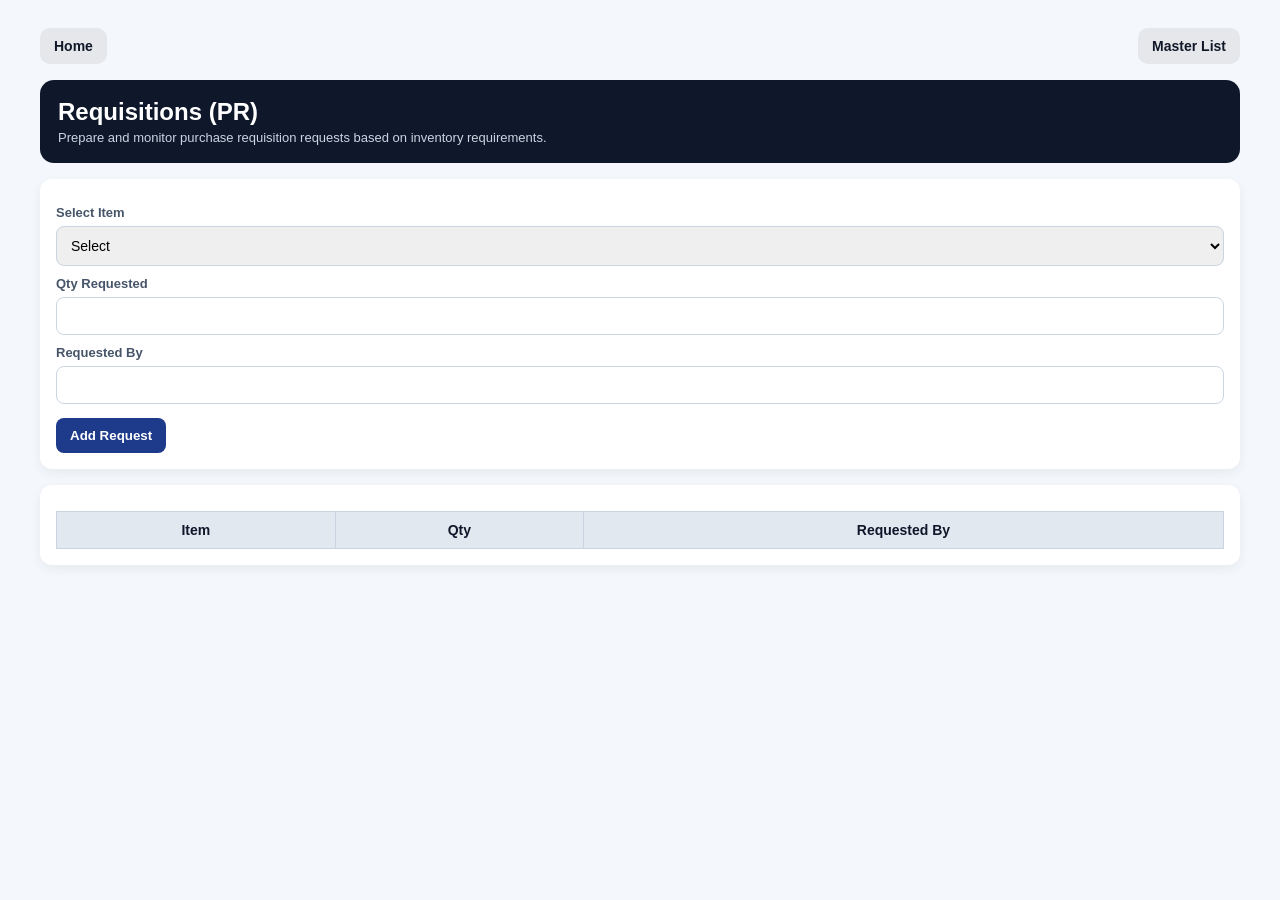
<file: requisitions.html>
<!DOCTYPE html>
<html lang="en">
<head>
<meta charset="UTF-8">
<meta name="viewport" content="width=device-width, initial-scale=1.0">
<title>Requisitions</title>

<style>
*{
  box-sizing:border-box;
}

body{
  font-family:Arial,sans-serif;
  background:#f4f7fb;
  padding:20px;
  color:#0f172a;
}

.container{
  max-width:1200px;
  margin:auto;
}

.top-nav{
  display:flex;
  justify-content:space-between;
  align-items:center;
  flex-wrap:wrap;
  gap:10px;
  margin-bottom:16px;
}

.top-nav a{
  display:inline-block;
  text-decoration:none;
  background:#e5e7eb;
  color:#111827;
  padding:10px 14px;
  border-radius:10px;
  font-weight:bold;
  font-size:14px;
}

.top-nav a:hover{
  background:#dbeafe;
  color:#1e3a8a;
}

.page-title{
  background:#0f172a;
  color:white;
  padding:18px;
  border-radius:14px;
  margin-bottom:16px;
}

.page-title h2{
  margin:0 0 4px;
}

.page-title p{
  margin:0;
  font-size:13px;
  color:#cbd5e1;
}

.section{
  background:white;
  padding:16px;
  border-radius:12px;
  margin-bottom:16px;
  box-shadow:0 4px 12px rgba(15,23,42,.06);
}

label{
  display:block;
  font-size:13px;
  font-weight:bold;
  color:#475569;
  margin-top:10px;
}

select,
input{
  padding:10px;
  margin-top:6px;
  width:100%;
  border:1px solid #cbd5e1;
  border-radius:8px;
  font-size:14px;
}

button{
  padding:10px 14px;
  margin-top:14px;
  background:#1e3a8a;
  color:white;
  border:none;
  border-radius:8px;
  font-weight:bold;
  cursor:pointer;
}

button:hover{
  background:#172554;
}

.table-wrap{
  overflow:auto;
}

table{
  width:100%;
  margin-top:10px;
  border-collapse:collapse;
  min-width:600px;
}

th,td{
  border:1px solid #cbd5e1;
  padding:10px;
  text-align:center;
  font-size:14px;
}

th{
  background:#e2e8f0;
  color:#0f172a;
}

tbody tr:nth-child(even){
  background:#f8fafc;
}
</style>

</head>
<body>

<div class="container">

  <div class="top-nav">
    <a href="./index.html">Home</a>
    <a href="./master-list.html">Master List</a>
  </div>

  <div class="page-title">
    <h2>Requisitions (PR)</h2>
    <p>Prepare and monitor purchase requisition requests based on inventory requirements.</p>
  </div>

  <div class="section">

    <label>Select Item</label>
    <select id="itemSelect"></select>

    <label>Qty Requested</label>
    <input type="number" id="qty">

    <label>Requested By</label>
    <input type="text" id="requestBy">

    <button onclick="addPR()">Add Request</button>

  </div>

  <div class="section">
    <div class="table-wrap">
      <table>
        <thead>
          <tr>
            <th>Item</th>
            <th>Qty</th>
            <th>Requested By</th>
          </tr>
        </thead>
        <tbody id="prTable"></tbody>
      </table>
    </div>
  </div>

</div>

<script>
let prData = JSON.parse(localStorage.getItem("prData")) || [];

function loadItems(){
  let items = JSON.parse(localStorage.getItem("masterItems")) || [];
  let select = document.getElementById("itemSelect");

  select.innerHTML = '<option value="">Select</option>';

  items.forEach(i=>{
    select.innerHTML += `<option value="${i.id}">${i.name}</option>`;
  });
}

function addPR(){
  let items = JSON.parse(localStorage.getItem("masterItems")) || [];

  let id = Number(document.getElementById("itemSelect").value);
  let qty = Number(document.getElementById("qty").value);
  let by = document.getElementById("requestBy").value.trim();

  let item = items.find(i=>i.id===id);

  if(!item || !qty || !by){
    alert("Complete fields");
    return;
  }

  prData.push({
    item: item.name,
    qty,
    by
  });

  localStorage.setItem("prData",JSON.stringify(prData));

  document.getElementById("itemSelect").value = "";
  document.getElementById("qty").value = "";
  document.getElementById("requestBy").value = "";

  renderPR();
}

function renderPR(){
  let tbody = document.getElementById("prTable");
  tbody.innerHTML="";

  prData.forEach(r=>{
    tbody.innerHTML += `
      <tr>
        <td>${r.item}</td>
        <td>${r.qty}</td>
        <td>${r.by}</td>
      </tr>
    `;
  });
}

loadItems();
renderPR();
</script>

</body>
</html>
</file>
